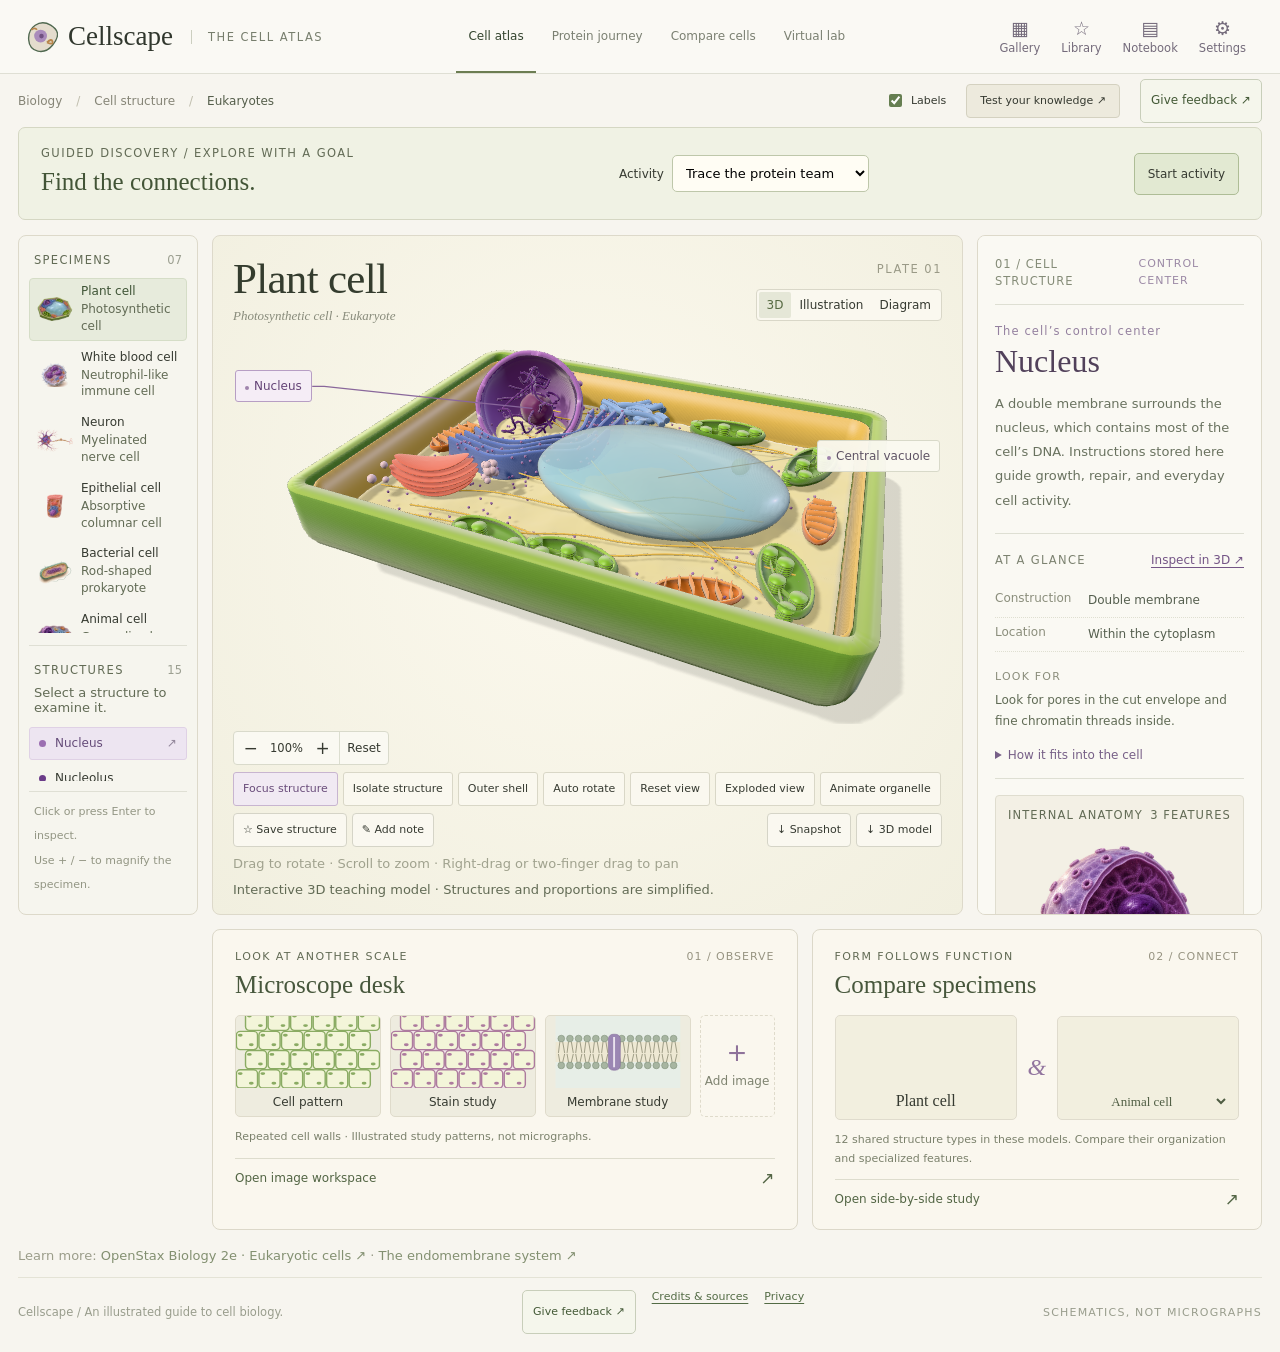
<file: index.html>
<!doctype html><html lang="en">
  <head>
    <meta charset="utf-8">
    <meta name="viewport" content="width=device-width, initial-scale=1">
    <meta name="referrer" content="no-referrer">
    <meta name="description" content="Explore seven cell types, from plant and animal cells to neurons and bacteria, with interactive 3D models, guided lessons, virtual experiments, and quizzes with hints.">
    <title>Cellscape — The living cell, explored</title>
    <link rel="icon" href="assets/icon.svg" type="image/svg+xml">
    <link rel="apple-touch-icon" href="assets/apple-touch-icon.png">
    <link rel="manifest" href="manifest.webmanifest">
    <meta name="theme-color" content="#f7f5ef">
    <meta property="og:type" content="website">
    <meta property="og:site_name" content="Cellscape">
    <meta property="og:title" content="Cellscape — The living cell, explored">
    <meta property="og:description" content="Explore seven cell types in interactive 3D, with guided lessons, virtual experiments, and quizzes.">
    <meta property="og:url" content="https://cellscapes.netlify.app/">
    <meta property="og:image" content="https://cellscapes.netlify.app/assets/social-card.jpg">
    <meta property="og:image:width" content="1200">
    <meta property="og:image:height" content="630">
    <meta property="og:image:alt" content="Cellscape: a cut-open plant cell illustration beside the title “The living cell, explored in 3D”">
    <meta name="twitter:card" content="summary_large_image">
    <link rel="stylesheet" href="style.css">
    <script type="importmap">{"imports":{"three":"./vendor/three/three.module.js"}}</script>
  </head>
  <body><a class="skip-link" href="#main-content">Skip to learning content</a><header><a class="brand" href="./" aria-label="Cellscape home"><svg viewBox="0 0 36 36" aria-hidden="true"><path d="M28 5C16-2 3 7 4 21S21 38 30 27S36 10 28 5Z" fill="#e4dccd" stroke="#506950" stroke-width="1.5"/><circle cx="17" cy="17" r="7" fill="#aa8bbb"/><circle cx="18" cy="17" r="2.5" fill="#725182"/><path d="M24 24q5-5 6-1t-6 1M7 10q4-3 6 0" stroke="#b8864b" fill="none" stroke-width="2"/></svg>Cellscape <span>THE CELL ATLAS</span></a><nav aria-label="Learning activities"><button data-view="atlas" aria-pressed="true">Cell atlas</button><button data-view="journey" aria-pressed="false">Protein journey</button><button data-view="compare" aria-pressed="false">Compare cells</button><button data-view="lab" aria-pressed="false">Virtual lab</button></nav>
      <div class="studio-nav" aria-label="Study tools"><button data-studio="gallery" aria-label="Specimen gallery" title="Specimen gallery"><span aria-hidden="true">▦</span><small>Gallery</small></button><button data-studio="library" aria-label="Saved structures" title="Saved structures"><span aria-hidden="true">☆</span><small>Library</small></button><button data-studio="notebook" aria-label="Study notebook" title="Study notebook"><span aria-hidden="true">▤</span><small>Notebook</small></button><button data-studio="settings" aria-label="Viewer settings" title="Viewer settings"><span aria-hidden="true">⚙</span><small>Settings</small></button></div>
    </header>
    <main id="main-content" tabindex="-1">
      <section class="lab">
        <div class="lab-top">
          <div class="atlas-breadcrumb">Biology <span>/</span> Cell structure <span>/</span> <strong id="cell-classification">Eukaryotes</strong></div>
          <div class="view-tools"><label><input id="labels" type="checkbox" checked> Labels</label><button id="quiz">Test your knowledge ↗</button><a class="feedback-link" href="https://docs.google.com/forms/d/e/1FAIpQLScB47LlYJ65J61OxtcgeM8RBIHqqAtnVqTZnHFuAJve-Kru_A/viewform" target="_blank" rel="noopener noreferrer" aria-label="Give feedback through Google Forms (opens in a new tab)">Give feedback ↗</a></div>
        </div>
        <div class="workspace">
          <div class="organelles">
            <div class="rail-title">SPECIMENS <span>07</span></div>
            <div class="tabs" aria-label="Cell type"><button class="active" data-type="animal" aria-pressed="true"><span class="specimen-dot animal-dot"></span><span>Animal cell<small>Animalia · Eukaryote</small></span></button><button data-type="plant" aria-pressed="false"><span class="specimen-dot plant-dot"></span><span>Plant cell<small>Plantae · Eukaryote</small></span></button></div>
            <div class="rail-title organelle-title">STRUCTURES <span id="structure-count"></span></div>
            <p class="rail-hint">Select a structure to examine it.</p>
            <div id="organelle-list"></div>
            <div class="rail-bottom">Click or press Enter to inspect.<br>Use + / − to magnify the specimen.</div>
          </div>
          <div class="diagram-panel">
            <div class="specimen-title">
              <div>
                <p class="eyebrow">INTERACTIVE SPECIMEN</p>
                <h1 id="model-title">Animal cell</h1>
                <p id="model-subtitle">A typical animal cell, shown in section.</p>
              </div>
              <div class="plate-options"><span class="plate-number" id="plate-number">PLATE 01</span><div class="art-switch" aria-label="Specimen artwork"><button data-art="3d" aria-pressed="true">3D</button><button data-art="rendered" aria-pressed="false">Illustration</button><button data-art="diagram" aria-pressed="false">Diagram</button></div>
              </div>
            </div>
            <div class="diagram-heading"><span id="specimen">SPECIMEN 01 / ANIMAL CELL</span><span>INTERACTIVE MODEL <b class="live"></b></span></div>
            <div class="zoom-toolbar" aria-label="Diagram zoom"><span>Look closer</span><button id="zoom-out" aria-label="Zoom out">−</button><output id="zoom-level" aria-live="polite">100%</output><button id="zoom-in" aria-label="Zoom in">+</button><button id="zoom-reset">Reset</button></div>
            <div class="three-tools" aria-label="3D model controls"><button id="focus-3d">Focus structure</button><button id="isolate-3d" aria-pressed="false">Isolate structure</button><button id="shell-3d" aria-pressed="false">Outer shell</button><button id="spin-3d" aria-pressed="false">Auto rotate</button><button id="reset-3d">Reset view</button></div>
            <p class="zoom-hint">Zoom to inspect · Scroll or swipe to pan</p>
            <p id="comparison-highlight" class="model-note" hidden></p>
            <div id="cell-viewport" tabindex="0" aria-label="Cell diagram. When zoomed, scroll to explore.">
              <div id="viewer3d">
                <p id="viewer3d-status">Loading the 3D specimen…</p><span id="viewer3d-live" class="sr-only" role="status" aria-live="polite"></span></div><svg id="cell" viewBox="0 0 820 570" role="group" aria-label="Interactive cell diagram"></svg></div>
            <p class="model-note">Generated educational illustration · Not to scale. Use Diagram for the annotated schematic.</p>
            <div class="diagram-foot"><span>Select a structure to inspect its anatomy.</span><span>SCHEMATIC / NOT TO SCALE</span></div>
          </div>
          <aside id="cell-details" aria-label="Selected structure details"><a href="#cell-viewport" class="back-to-cell">↑ Back to cell</a><section id="cell-fun-fact" class="cell-fun-fact" aria-labelledby="cell-fun-fact-title">
              <div class="cell-fun-fact-label"><span aria-hidden="true">✦</span> CELL FUN FACT</div>
              <h3 id="cell-fun-fact-title"></h3>
              <p id="cell-fun-fact-text"></p><a id="cell-fun-fact-source" target="_blank" rel="noopener noreferrer">OpenStax source ↗</a></section>
            <div class="detail-top"><span id="detail-number">01 / CELL STRUCTURE</span><span id="category">CONTROL CENTER</span></div>
            <div id="detail-icon"></div>
            <p class="eyebrow" id="detail-kicker">THE CELL’S CONTROL CENTER</p>
            <h2 id="detail-title" aria-live="polite"></h2>
            <p id="description"></p>
            <section id="structure-profile" aria-label="Structure field guide">
              <div class="profile-heading"><span>AT A GLANCE</span><button id="detail-focus">Inspect in 3D ↗</button></div>
              <dl>
                <div><dt>Construction</dt><dd id="profile-architecture"></dd></div>
                <div><dt>Location</dt><dd id="profile-location"></dd></div>
              </dl>
              <p class="profile-observation"><span>LOOK FOR</span><span id="profile-recognize"></span></p>
              <details id="profile-connections">
                <summary>How it fits into the cell</summary>
                <p id="profile-connection"></p>
              </details>
            </section>
            <div class="specimen-context"><span>THIS SPECIMEN</span><p id="specimen-context"></p>
            </div>
            <section id="closeup" aria-label="Organelle close-up">
              <div class="closeup-heading"><span>INTERNAL ANATOMY</span><span id="closeup-count"></span></div>
              <div id="closeup-art"></div>
              <div id="closeup-parts" aria-label="Explore internal structures"></div>
              <p id="closeup-note" aria-live="polite"></p>
            </section>
            <div class="function"><span>PRIMARY FUNCTION</span><p id="function"></p>
            </div>
            <div class="fact"><span>FIELD NOTE</span><p id="fact"></p>
            </div>
            <p id="quiz-save-status" role="status" hidden></p>
            <div id="quiz-area" hidden></div>
            <div class="detail-nav"><button id="previous" aria-label="Previous organelle">←</button><span id="position"></span><button id="next" aria-label="Next organelle">→</button></div><div class="share-structure"><button id="share-structure" type="button">Copy link to this structure</button><span id="share-status" role="status" aria-live="polite"></span></div>
          </aside>
        </div>
      </section>
      <section class="lesson-section" id="protein-journey" aria-labelledby="journey-title">
<div class="section-heading">
          <div>
            <p class="eyebrow">LESSON 01 / THE SECRETORY PATHWAY</p>
            <h2 id="journey-title">A protein’s journey</h2>
          </div>
          <p>Track one secreted protein, from its first amino acids<br>to its release outside the cell.</p>
        </div>
<div class="journey-card">
          <div id="journey-stages" class="journey-stages" aria-label="Protein journey stages"></div>
          <div class="journey-viewport"><svg id="journey-art" viewBox="0 0 860 240" role="img" aria-label="A secreted protein travels through the rough ER and Golgi, then leaves in a vesicle."></svg></div>
          <div class="journey-bottom">
            <div>
              <p class="eyebrow" id="journey-position"></p>
              <h3 id="journey-step-title"></h3>
              <p id="journey-description" aria-live="polite"></p>
            </div>
            <div class="journey-controls"><button id="journey-prev" aria-label="Previous protein journey step">←</button><button id="journey-play">Play journey</button><button id="journey-next" aria-label="Next protein journey step">→</button><button id="journey-reset">Restart</button></div>
          </div>
          <p class="lesson-note">A simplified secretory pathway, not the route of every protein. Translation begins in the cytosol; a signal directs this ribosome to the rough ER. The gold marker represents one soluble secreted protein. Practice checks in this lesson are not saved as quiz results.</p>
        </div>
</section>
<section class="lesson-section" id="comparison" aria-labelledby="comparison-title">
        <div class="section-heading">
          <div>
            <p class="eyebrow">REFERENCE / CELL COMPARISON</p>
            <h2 id="comparison-title">Plant & animal cells</h2>
          </div>
          <p>Compare the models, then select a structure<br>to explore it in the cell above.</p>
        </div>
        <div class="comparison-controls" aria-label="Comparison filters"><button data-compare="all" aria-pressed="true">All structures</button><button data-compare="shared" aria-pressed="false">Shared</button><button data-compare="different" aria-pressed="false">Differences</button></div>
        <div id="comparison-cards" class="comparison-cards"></div>
        <p class="lesson-note">These are typical teaching models. Chloroplasts occur in photosynthetic tissues; plants also use mitochondria. Plant lytic vacuoles perform many tasks carried out by animal lysosomes. Smaller vacuoles can occur in animal cells.</p>
      </section>
      <section class="specimen-notes" aria-label="Specimen context">
        <div><span>WHERE IT OCCURS</span><p id="specimen-location"></p>
        </div>
        <div><span>ABOUT THE ARTWORK</span><p>Explore simplified 3D models alongside detailed reference illustrations. Colors and proportions are illustrative, not microscopy measurements.</p>
        </div>
      </section>
      <section id="virtual-lab" class="lesson-section" aria-labelledby="virtual-lab-title">
        <div class="section-heading">
          <div>
            <p class="eyebrow">PREDICT / OBSERVE / EXPLAIN</p>
            <h2 id="virtual-lab-title">Change one thing.</h2>
          </div>
          <p>Investigate membrane traffic and water balance.<br>These are qualitative teaching models, not measured experiments.</p>
        </div>
        <div class="investigation">
          <div class="lab-controls"><label for="lab-experiment">Choose an investigation</label><select id="lab-experiment"><option value="transport">Block protein delivery</option><option value="water">Change a plant cell’s water balance</option></select><p class="eyebrow">LEARNING GOAL</p>
            <p id="lab-goal"></p>
            <div id="lab-block-control"><label><input id="lab-block" type="checkbox" checked> Block ER → Golgi transport</label><p>Clear this to run the normal-transport control.</p>
            </div>
            <div id="lab-water-control" hidden><label for="lab-water">Outside solution</label><select id="lab-water"><option value="hypertonic">Hypertonic · more concentrated outside</option><option value="hypotonic">Hypotonic · less concentrated outside</option><option value="isotonic">Isotonic · osmotic equilibrium</option></select></div>
            <h3>1. Predict</h3>
            <p id="lab-question"></p>
            <div id="lab-predictions"></div>
            <h3>2. Observe</h3>
            <div class="lab-actions"><button id="lab-run">Run experiment</button><button id="lab-finish">Show outcome</button><button id="lab-reset">Reset</button></div><progress id="lab-progress" max="100" value="0" aria-label="Experiment progress"></progress></div>
          <div class="lab-observation">
            <div id="lab-3d-stage" class="lesson-3d-stage"></div>
            <p id="lab-3d-status"></p>
            <p id="lab-result" role="status"></p>
            <div id="lab-explain" hidden>
              <h3>3. Explain</h3>
              <p>Connect the change you made to what happened inside the cell.</p><button id="lab-explain-answer">Explain the mechanism</button><p id="lab-explanation"></p>
            </div>
          </div>
        </div>
        <p class="lab-reference">Reference reading: <a href="https://openstax.org/books/biology-2e/pages/4-4-the-endomembrane-system-and-proteins" rel="noreferrer">Membrane traffic</a> · <a href="https://openstax.org/books/biology-2e/pages/5-2-passive-transport" rel="noreferrer">Osmosis and tonicity</a>. Predictions and lesson checks stay in this page; they are not saved quiz records.</p>
        <section class="mixed-practice" aria-labelledby="practice-title">
          <p class="eyebrow">IDENTIFY / EXPLAIN / COMPARE / SEQUENCE</p>
          <h2 id="practice-title">Put the pieces together.</h2>
          <p>Five mixed questions, with feedback and targeted review. Review priorities last while this page is open.</p>
          <div class="lab-actions"><button id="practice-start">Start mixed practice</button><button id="practice-review" disabled>Review missed concepts</button></div>
          <p id="practice-save-status" role="status"></p>
          <div id="practice-area" hidden>
            <p id="practice-position" class="eyebrow"></p>
            <h3 id="practice-prompt"></h3>
            <div id="practice-figure"></div>
            <div id="practice-options"></div>
            <div class="lab-actions"><button id="practice-hint">Hint</button><button id="practice-reveal">Show answer</button><button id="practice-next" hidden>Next question</button></div>
            <p id="practice-feedback" role="status"></p>
          </div>
        </section>
      </section>
      <div class="sources">Learn more: <a href="https://openstax.org/books/biology-2e/pages/4-3-eukaryotic-cells" target="_blank" rel="noopener noreferrer">OpenStax Biology 2e · Eukaryotic cells ↗</a> · <a href="https://openstax.org/books/biology-2e/pages/4-4-the-endomembrane-system-and-proteins" target="_blank" rel="noopener noreferrer">The endomembrane system ↗</a></div>
      <footer><span>Cellscape / An illustrated guide to cell biology.</span><nav aria-label="Site information"><a class="feedback-link" href="https://docs.google.com/forms/d/e/1FAIpQLScB47LlYJ65J61OxtcgeM8RBIHqqAtnVqTZnHFuAJve-Kru_A/viewform" target="_blank" rel="noopener noreferrer" aria-label="Give feedback through Google Forms (opens in a new tab)">Give feedback ↗</a><a href="about.html#credits">Credits &amp; sources</a><a href="about.html#privacy">Privacy</a></nav><span>SCHEMATICS, NOT MICROGRAPHS</span></footer>
    </main>
    <script src="diagram.js"></script>
    <script src="specimens.js"></script>
    <script src="quiz-store.js"></script>
    <script src="app.js"></script>
    <script src="learning.js"></script>
    <script src="lab-data.js"></script>
    <script src="lab.js"></script>
    <script src="studio.js"></script>
    <script src="discovery.js"></script>
    <script type="module" src="investigations.js"></script>
    <script type="module" src="viewer3d.js"></script>
  </body>
</html>
</file>
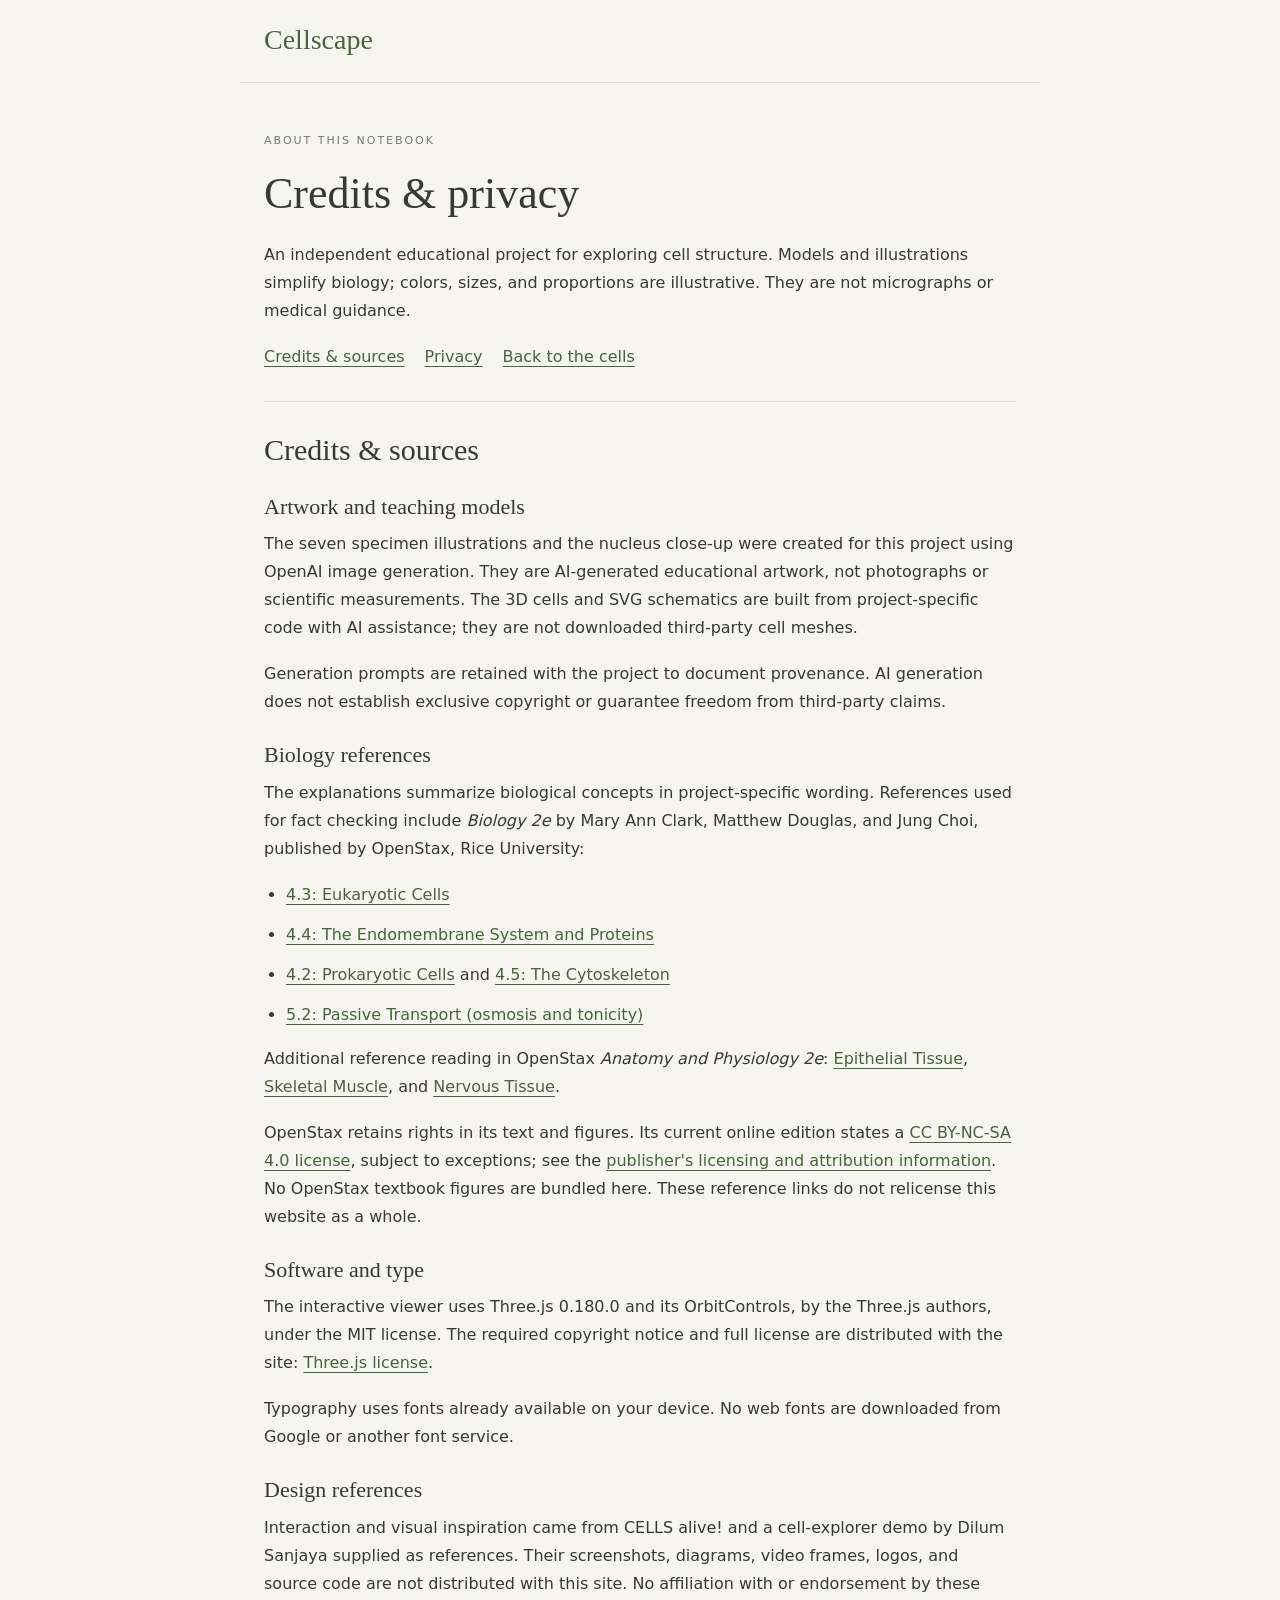
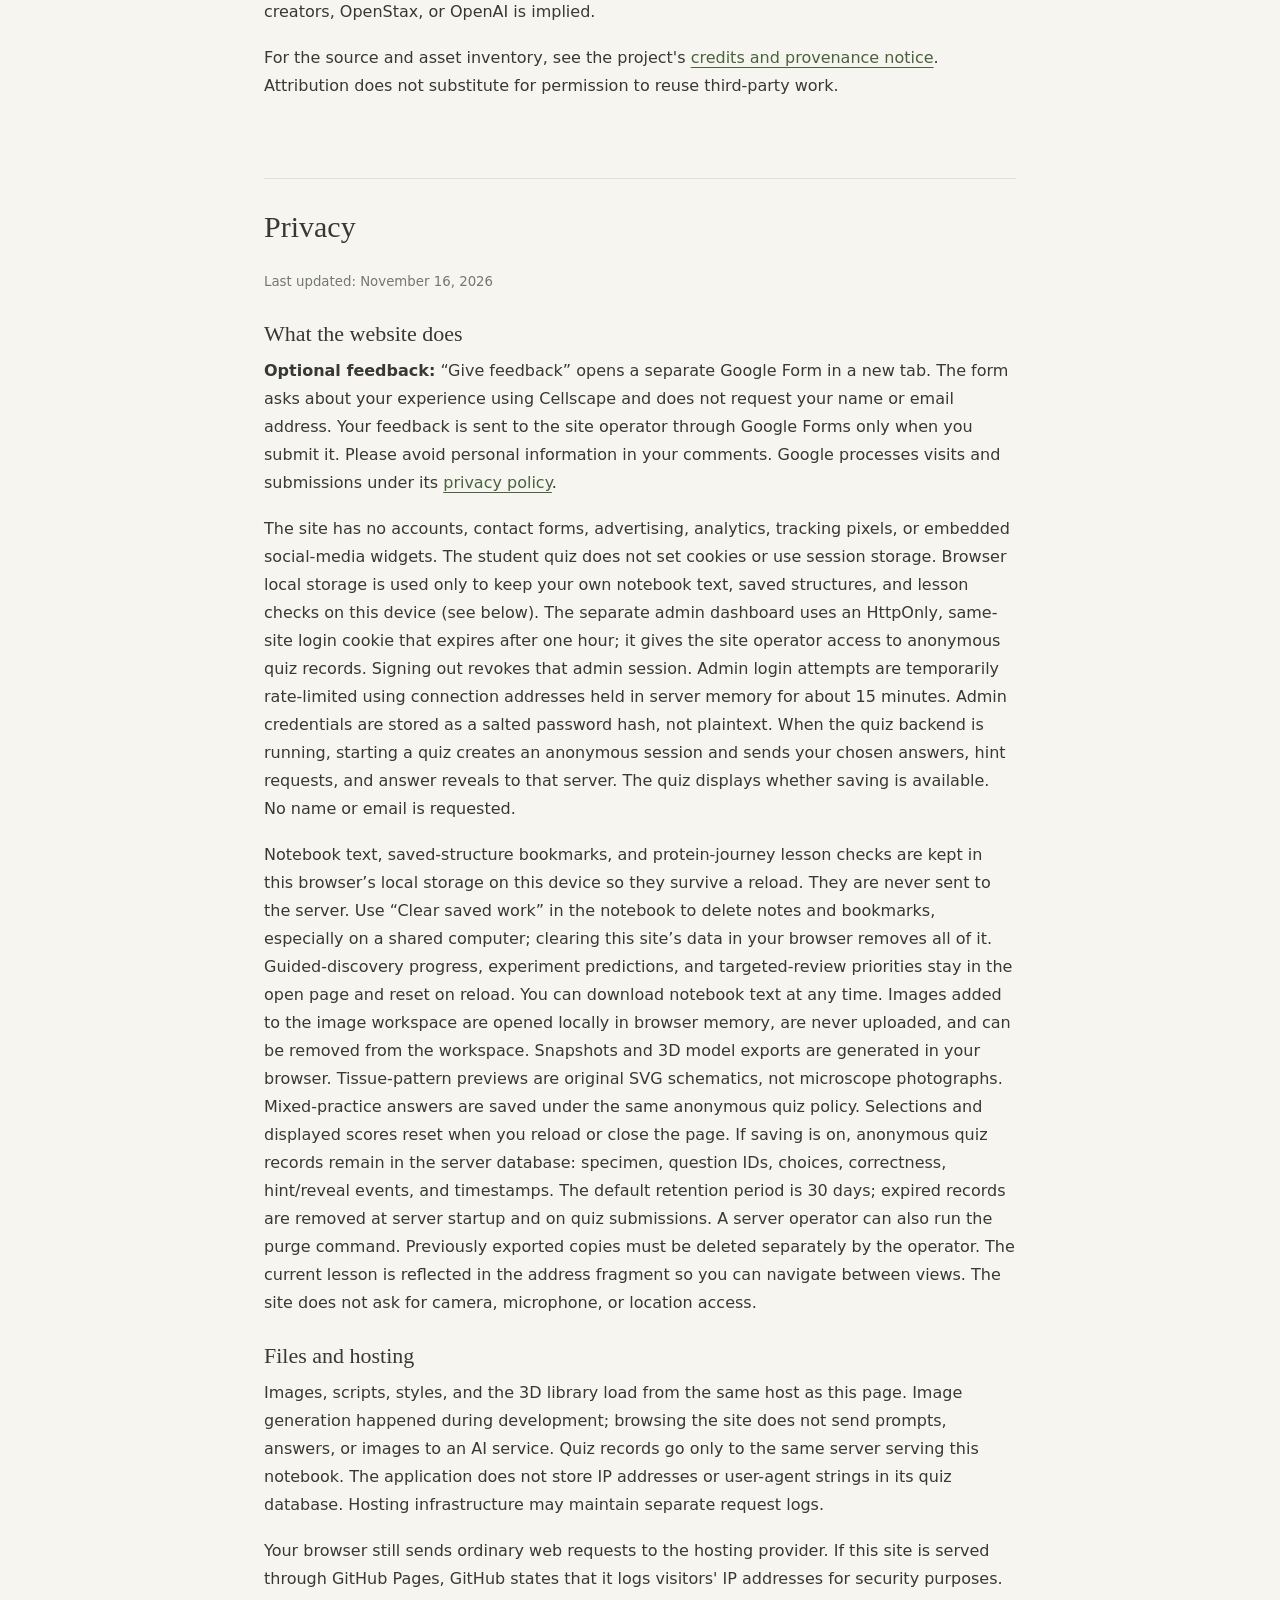
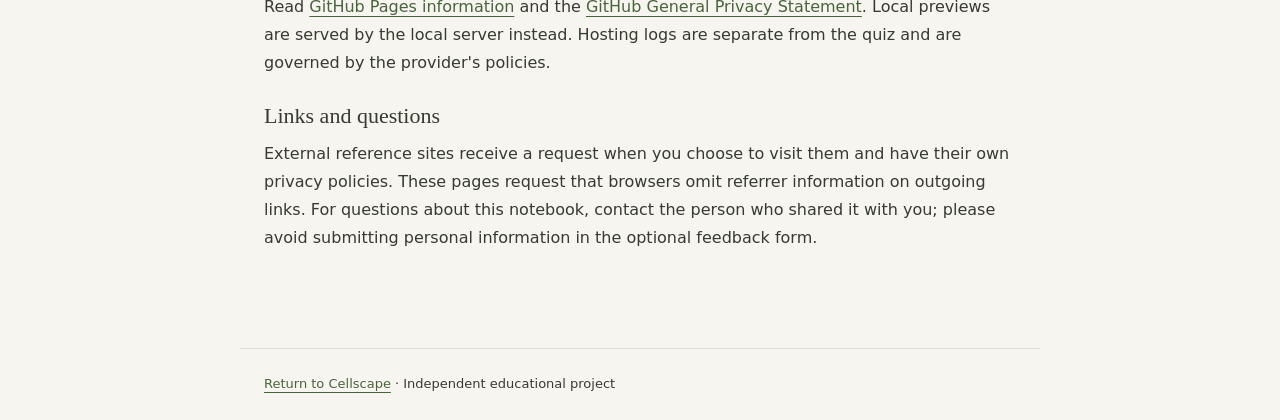
<file: about.html>
<!doctype html>
<html lang="en">
<head>
<meta charset="utf-8">
<meta name="viewport" content="width=device-width, initial-scale=1">
<meta name="referrer" content="no-referrer">
<meta name="description" content="Artwork credits, biology references, software notices, and privacy information for Cellscape.">
<title>Credits &amp; privacy — Cellscape</title>
<link rel="icon" href="assets/icon.svg" type="image/svg+xml">
<link rel="apple-touch-icon" href="assets/apple-touch-icon.png">
<link rel="manifest" href="manifest.webmanifest">
<meta name="theme-color" content="#f7f5ef">
<style>
:root{color-scheme:light}*{box-sizing:border-box}html{scroll-padding-top:24px}body{margin:0;background:#f7f5ef;color:#363a31;font:16px/1.75 system-ui,-apple-system,BlinkMacSystemFont,"Segoe UI",sans-serif}a{color:#49633e;text-underline-offset:4px}a:focus-visible{outline:2px solid #79618c;outline-offset:4px}header,main,footer{max-width:800px;margin:auto;padding:24px}header{border-bottom:1px solid #dfdfd4}header a{font:28px Georgia,serif;text-decoration:none}main{padding-top:38px}h1,h2,h3{font-family:Georgia,serif;font-weight:400;line-height:1.2}h1{font-size:clamp(32px,7vw,44px);margin:12px 0 20px}h2{font-size:30px;margin:0 0 22px}h3{font-size:22px;margin:26px 0 10px}p{margin:10px 0 18px}section{padding:30px 0;border-top:1px solid #dfdfd4;margin-top:30px}nav{display:flex;flex-wrap:wrap;gap:20px}.eyebrow{font-size:11px;letter-spacing:2px;color:#747c68}li{margin:12px 0}footer{font-size:13px;border-top:1px solid #dfdfd4;margin-top:24px}small{color:#73796b}code{overflow-wrap:anywhere}ul{padding-left:22px}
</style>
</head>
<body>
<header><a href="./" aria-label="Cellscape home">Cellscape</a></header>
<main>
<p class="eyebrow">ABOUT THIS NOTEBOOK</p>
<h1>Credits &amp; privacy</h1>
<p>An independent educational project for exploring cell structure. Models and illustrations simplify biology; colors, sizes, and proportions are illustrative. They are not micrographs or medical guidance.</p>
<nav aria-label="On this page"><a href="#credits">Credits &amp; sources</a><a href="#privacy">Privacy</a><a href="./">Back to the cells</a></nav>
<section id="credits" aria-labelledby="credits-title">
<h2 id="credits-title">Credits &amp; sources</h2>
<h3>Artwork and teaching models</h3>
<p>The seven specimen illustrations and the nucleus close-up were created for this project using OpenAI image generation. They are AI-generated educational artwork, not photographs or scientific measurements. The 3D cells and SVG schematics are built from project-specific code with AI assistance; they are not downloaded third-party cell meshes.</p>
<p>Generation prompts are retained with the project to document provenance. AI generation does not establish exclusive copyright or guarantee freedom from third-party claims.</p>
<h3>Biology references</h3>
<p>The explanations summarize biological concepts in project-specific wording. References used for fact checking include <cite>Biology 2e</cite> by Mary Ann Clark, Matthew Douglas, and Jung Choi, published by OpenStax, Rice University:</p>
<ul>
<li><a href="https://openstax.org/books/biology-2e/pages/4-3-eukaryotic-cells" rel="noreferrer">4.3: Eukaryotic Cells</a></li>
<li><a href="https://openstax.org/books/biology-2e/pages/4-4-the-endomembrane-system-and-proteins" rel="noreferrer">4.4: The Endomembrane System and Proteins</a></li>
<li><a href="https://openstax.org/books/biology-2e/pages/4-2-prokaryotic-cells" rel="noreferrer">4.2: Prokaryotic Cells</a> and <a href="https://openstax.org/books/biology-2e/pages/4-5-the-cytoskeleton" rel="noreferrer">4.5: The Cytoskeleton</a></li>
<li><a href="https://openstax.org/books/biology-2e/pages/5-2-passive-transport" rel="noreferrer">5.2: Passive Transport (osmosis and tonicity)</a></li></ul>
<p>Additional reference reading in OpenStax <cite>Anatomy and Physiology 2e</cite>: <a href="https://openstax.org/books/anatomy-and-physiology-2e/pages/4-2-epithelial-tissue" rel="noreferrer">Epithelial Tissue</a>, <a href="https://openstax.org/books/anatomy-and-physiology-2e/pages/10-2-skeletal-muscle" rel="noreferrer">Skeletal Muscle</a>, and <a href="https://openstax.org/books/anatomy-and-physiology-2e/pages/12-2-nervous-tissue" rel="noreferrer">Nervous Tissue</a>.</p>
<p>OpenStax retains rights in its text and figures. Its current online edition states a <a href="https://creativecommons.org/licenses/by-nc-sa/4.0/" rel="noreferrer">CC BY-NC-SA 4.0 license</a>, subject to exceptions; see the <a href="https://openstax.org/books/biology-2e/pages/preface" rel="noreferrer">publisher's licensing and attribution information</a>. No OpenStax textbook figures are bundled here. These reference links do not relicense this website as a whole.</p>
<h3>Software and type</h3>
<p>The interactive viewer uses Three.js 0.180.0 and its OrbitControls, by the Three.js authors, under the MIT license. The required copyright notice and full license are distributed with the site: <a href="vendor/three/LICENSE">Three.js license</a>.</p>
<p>Typography uses fonts already available on your device. No web fonts are downloaded from Google or another font service.</p>
<h3>Design references</h3>
<p>Interaction and visual inspiration came from CELLS alive! and a cell-explorer demo by Dilum Sanjaya supplied as references. Their screenshots, diagrams, video frames, logos, and source code are not distributed with this site. No affiliation with or endorsement by these creators, OpenStax, or OpenAI is implied.</p>
<p>For the source and asset inventory, see the project's <a href="NOTICE.md">credits and provenance notice</a>. Attribution does not substitute for permission to reuse third-party work.</p>
</section>
<section id="privacy" aria-labelledby="privacy-title">
<h2 id="privacy-title">Privacy</h2>
<p><small>Last updated: November 16, 2026</small></p>
<h3>What the website does</h3>
        <p><strong>Optional feedback:</strong> “Give feedback” opens a separate Google Form in a new tab. The form asks about your experience using Cellscape and does not request your name or email address. Your feedback is sent to the site operator through Google Forms only when you submit it. Please avoid personal information in your comments. Google processes visits and submissions under its <a href="https://policies.google.com/privacy" target="_blank" rel="noopener noreferrer">privacy policy</a>.</p>
<p>The site has no accounts, contact forms, advertising, analytics, tracking pixels, or embedded social-media widgets. The student quiz does not set cookies or use session storage. Browser local storage is used only to keep your own notebook text, saved structures, and lesson checks on this device (see below). The separate admin dashboard uses an HttpOnly, same-site login cookie that expires after one hour; it gives the site operator access to anonymous quiz records. Signing out revokes that admin session. Admin login attempts are temporarily rate-limited using connection addresses held in server memory for about 15 minutes. Admin credentials are stored as a salted password hash, not plaintext. When the quiz backend is running, starting a quiz creates an anonymous session and sends your chosen answers, hint requests, and answer reveals to that server. The quiz displays whether saving is available. No name or email is requested.</p>
<p>Notebook text, saved-structure bookmarks, and protein-journey lesson checks are kept in this browser’s local storage on this device so they survive a reload. They are never sent to the server. Use “Clear saved work” in the notebook to delete notes and bookmarks, especially on a shared computer; clearing this site’s data in your browser removes all of it. Guided-discovery progress, experiment predictions, and targeted-review priorities stay in the open page and reset on reload. You can download notebook text at any time. Images added to the image workspace are opened locally in browser memory, are never uploaded, and can be removed from the workspace. Snapshots and 3D model exports are generated in your browser. Tissue-pattern previews are original SVG schematics, not microscope photographs. Mixed-practice answers are saved under the same anonymous quiz policy. Selections and displayed scores reset when you reload or close the page. If saving is on, anonymous quiz records remain in the server database: specimen, question IDs, choices, correctness, hint/reveal events, and timestamps. The default retention period is 30 days; expired records are removed at server startup and on quiz submissions. A server operator can also run the purge command. Previously exported copies must be deleted separately by the operator. The current lesson is reflected in the address fragment so you can navigate between views. The site does not ask for camera, microphone, or location access.</p>
<h3>Files and hosting</h3>
<p>Images, scripts, styles, and the 3D library load from the same host as this page. Image generation happened during development; browsing the site does not send prompts, answers, or images to an AI service. Quiz records go only to the same server serving this notebook. The application does not store IP addresses or user-agent strings in its quiz database. Hosting infrastructure may maintain separate request logs.</p>
<p>Your browser still sends ordinary web requests to the hosting provider. If this site is served through GitHub Pages, GitHub states that it logs visitors' IP addresses for security purposes. Read <a href="https://docs.github.com/en/pages/getting-started-with-github-pages/what-is-github-pages" rel="noreferrer">GitHub Pages information</a> and the <a href="https://docs.github.com/en/site-policy/privacy-policies/github-general-privacy-statement" rel="noreferrer">GitHub General Privacy Statement</a>. Local previews are served by the local server instead. Hosting logs are separate from the quiz and are governed by the provider's policies.</p>
<h3>Links and questions</h3>
<p>External reference sites receive a request when you choose to visit them and have their own privacy policies. These pages request that browsers omit referrer information on outgoing links. For questions about this notebook, contact the person who shared it with you; please avoid submitting personal information in the optional feedback form.</p>
</section>
</main>
<footer><a href="./">Return to Cellscape</a> · Independent educational project</footer>
</body>
</html>
</file>
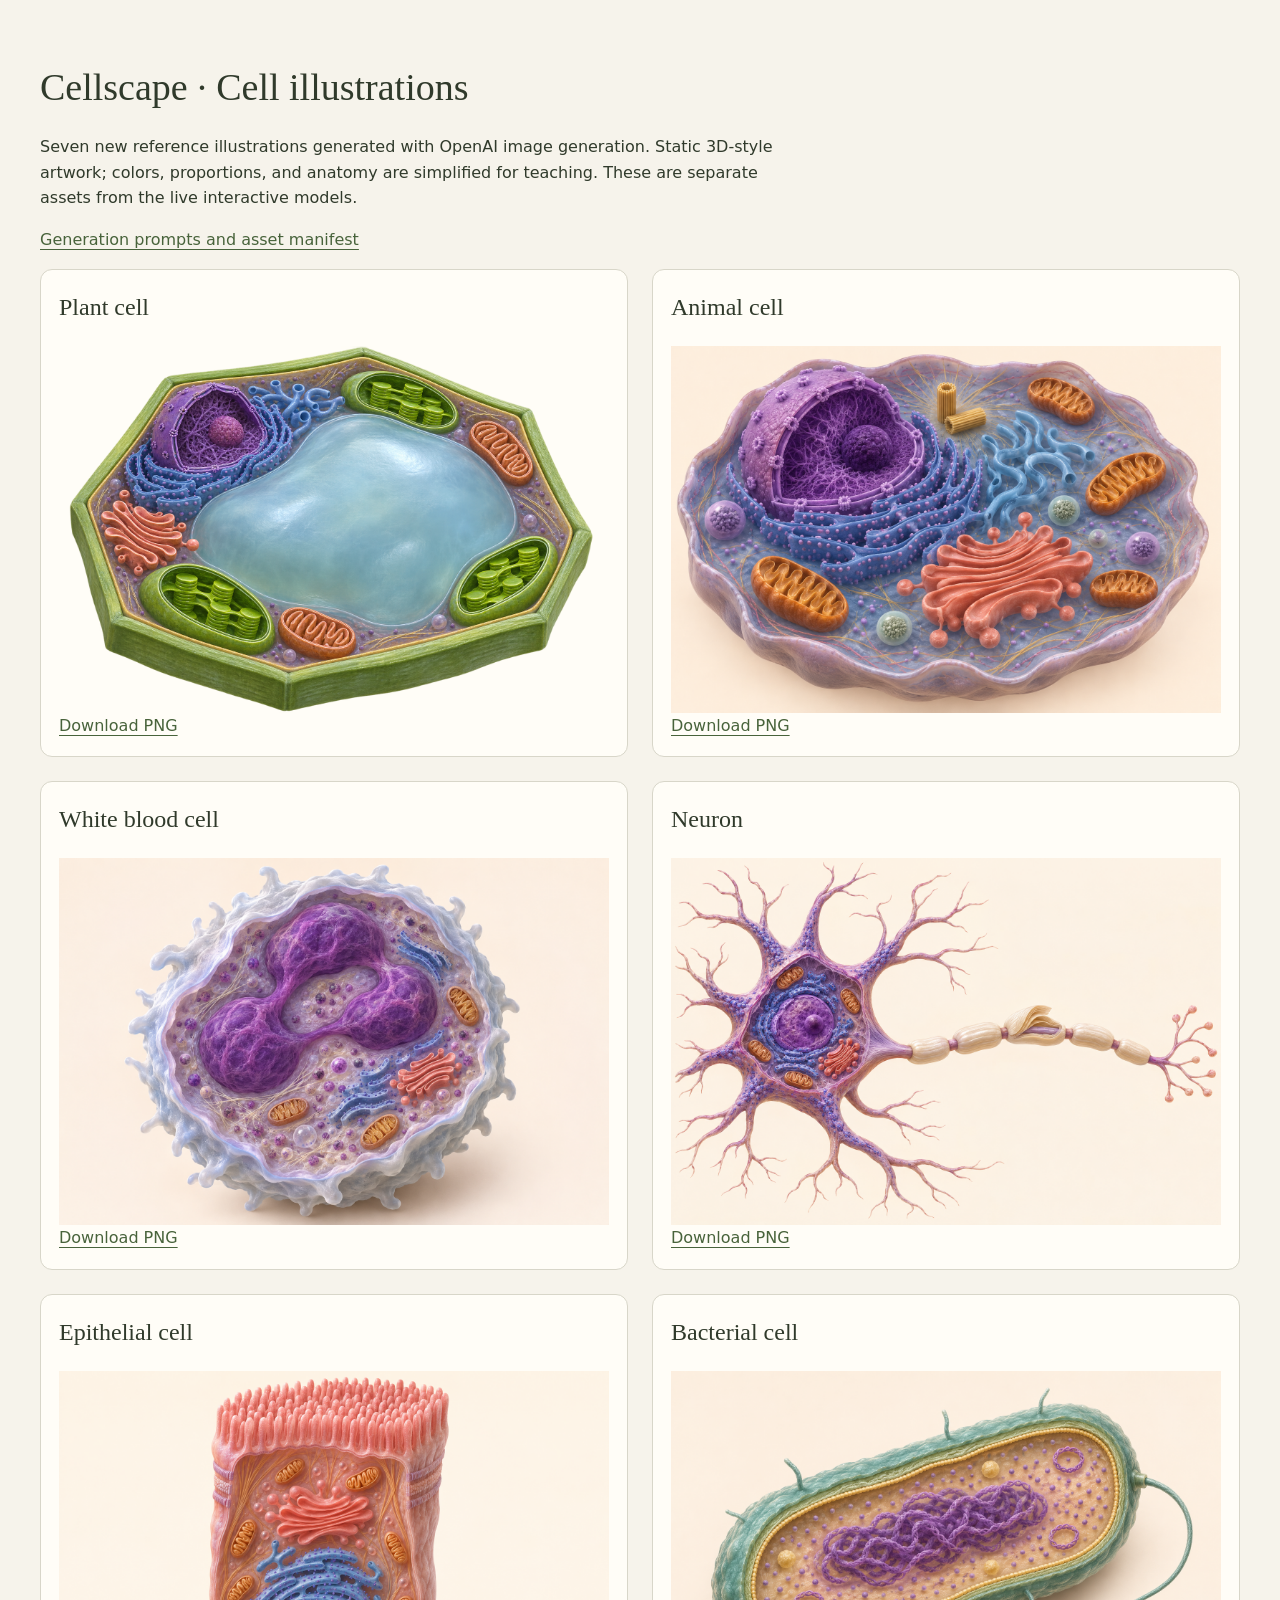
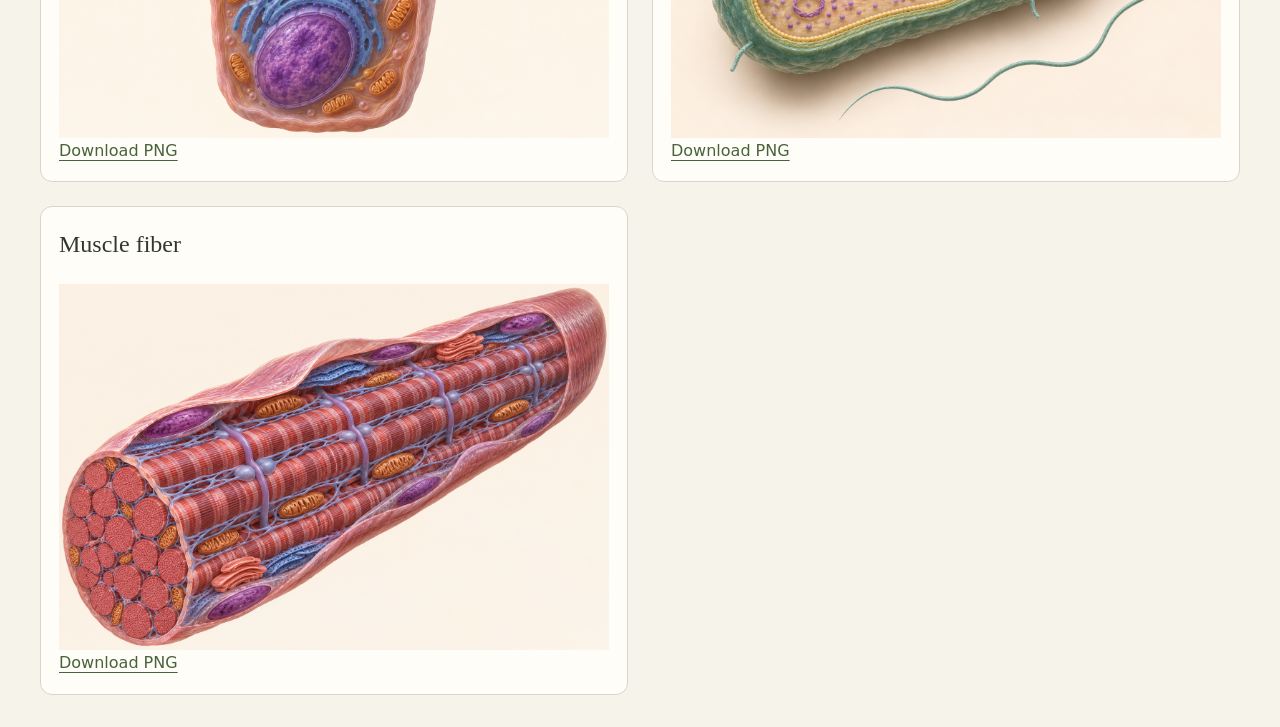
<file: design/cell-illustrations-v2.html>
<!doctype html><html lang="en"><head><meta charset="utf-8"><meta name="viewport" content="width=device-width,initial-scale=1"><title>Cellscape · New cell illustrations</title><style>body{margin:0;padding:32px;background:#f6f3eb;color:#303a2b;font:16px/1.6 system-ui}main{max-width:1200px;margin:auto}h1,h2{font-family:Georgia,serif;font-weight:400}h1{font-size:38px;margin-bottom:8px}p{max-width:740px}section{display:grid;grid-template-columns:repeat(auto-fit,minmax(min(100%,420px),1fr));gap:24px}article{background:#fffdf7;border:1px solid #d8d6c9;padding:18px;border-radius:12px}img{display:block;width:100%;height:auto}a{color:#48633b;text-underline-offset:4px}h2{margin-top:0}a:focus-visible{outline:3px solid #765991;outline-offset:4px}</style></head><body><main><h1>Cellscape · Cell illustrations</h1><p>Seven new reference illustrations generated with OpenAI image generation. Static 3D-style artwork; colors, proportions, and anatomy are simplified for teaching. These are separate assets from the live interactive models.</p><p><a href="specimen-generation-v2.json">Generation prompts and asset manifest</a></p><section><article><h2>Plant cell</h2><a href="../assets/specimens/v2/plant.png"><img src="../assets/specimens/v2/plant.png" alt="Detailed 3D-style cutaway illustration of a plant cell" loading="lazy"></a><a href="../assets/specimens/v2/plant.png" download>Download PNG</a></article><article><h2>Animal cell</h2><a href="../assets/specimens/v2/animal.png"><img src="../assets/specimens/v2/animal.png" alt="Detailed 3D-style cutaway illustration of a animal cell" loading="lazy"></a><a href="../assets/specimens/v2/animal.png" download>Download PNG</a></article><article><h2>White blood cell</h2><a href="../assets/specimens/v2/leukocyte.png"><img src="../assets/specimens/v2/leukocyte.png" alt="Detailed 3D-style cutaway illustration of a white blood cell" loading="lazy"></a><a href="../assets/specimens/v2/leukocyte.png" download>Download PNG</a></article><article><h2>Neuron</h2><a href="../assets/specimens/v2/neuron.png"><img src="../assets/specimens/v2/neuron.png" alt="Detailed 3D-style cutaway illustration of a neuron" loading="lazy"></a><a href="../assets/specimens/v2/neuron.png" download>Download PNG</a></article><article><h2>Epithelial cell</h2><a href="../assets/specimens/v2/epithelial.png"><img src="../assets/specimens/v2/epithelial.png" alt="Detailed 3D-style cutaway illustration of a epithelial cell" loading="lazy"></a><a href="../assets/specimens/v2/epithelial.png" download>Download PNG</a></article><article><h2>Bacterial cell</h2><a href="../assets/specimens/v2/bacteria.png"><img src="../assets/specimens/v2/bacteria.png" alt="Detailed 3D-style cutaway illustration of a bacterial cell" loading="lazy"></a><a href="../assets/specimens/v2/bacteria.png" download>Download PNG</a></article><article><h2>Muscle fiber</h2><a href="../assets/specimens/v2/muscle.png"><img src="../assets/specimens/v2/muscle.png" alt="Detailed 3D-style cutaway illustration of a muscle fiber" loading="lazy"></a><a href="../assets/specimens/v2/muscle.png" download>Download PNG</a></article></section></main></body></html>
</file>
<file: style.css>
:root {
  --paper: #f7f5ef;
  --ink: #363a31;
  --muted: #7d8074;
  --line: #dfdfd4;
  --green: #536b45;
  --purple: #79618c;
  --canvas: #f6f4e9
}
* {
  box-sizing: border-box
}
html {
  scroll-padding-top: 20px
}
body {
  margin: 0;
  background: var(--paper);
  color: var(--ink);
  font-family: system-ui, -apple-system, BlinkMacSystemFont, 'Segoe UI', sans-serif;
  font-size: 14px
}
button,
a,
input {
  -webkit-tap-highlight-color: transparent
}
button {
  font: inherit;
  color: inherit;
  cursor: pointer
}
button:disabled {
  opacity: .4;
  cursor: default
}
button:focus-visible,
a:focus-visible,
[tabindex]:focus-visible {
  outline: 2px solid #9779ad;
  outline-offset: 3px
}
a {
  color: var(--green)
}
[hidden] {
  display: none !important
}
header {
  height: 74px;
  display: flex;
  align-items: center;
  justify-content: space-between;
  gap: 20px;
  padding: 0 25px;
  border-bottom: 1px solid var(--line);
  background: #faf9f4
}
.brand {
  display: flex;
  gap: 10px;
  align-items: center;
  color: #30372d;
  text-decoration: none;
  font-family: Georgia, 'Times New Roman', serif;
  font-size: 29px;
  white-space: nowrap
}
.brand svg {
  width: 33px;
  height: 36px
}
.brand>span {
  font: 11.5px system-ui, -apple-system, BlinkMacSystemFont, 'Segoe UI', sans-serif;
  letter-spacing: 1.5px;
  border-left: 1px solid #cccfc0;
  margin-left: 8px;
  padding-left: 16px;
  color: #777e6d
}
header nav {
  display: flex;
  gap: 4px;
  align-self: stretch;
  align-items: stretch
}
header nav button {
  border: 0;
  border-bottom: 2px solid transparent;
  background: none;
  font-size: 12px;
  padding: 0 18px;
  color: #7b8072
}
header nav button[aria-pressed=true] {
  border-bottom-color: #6c7d52;
  color: #34452f
}
header nav button:hover {
  color: #37492f
}
.header-note {
  font-size: 11px;
  color: #868678;
  font-style: italic;
  white-space: nowrap
}
main {
  padding: 0 18px;
  max-width: 1850px;
  margin: auto
}
.lab-top {
  height: 53px;
  display: flex;
  align-items: center;
  justify-content: space-between;
  gap: 16px
}
.atlas-breadcrumb {
  font-size: 12px;
  color: #868577;
  display: flex;
  align-items: center;
  gap: 14px
}
.atlas-breadcrumb span {
  color: #c0beae
}
.atlas-breadcrumb strong {
  font-weight: 500;
  color: #555e4b
}
.view-tools {
  display: flex;
  align-items: center;
  gap: 20px;
  font-size: 11px
}
.view-tools label {
  display: flex;
  gap: 6px;
  align-items: center;
  cursor: pointer
}
input {
  accent-color: #667e51
}
#quiz {
  background: #edeadd;
  border: 1px solid #d4d1c0;
  border-radius: 4px;
  padding: 8px 13px;
  font-size: 11px;
  min-height: 34px
}
.workspace {
  display: grid;
  grid-template-columns: 194px minmax(0, 1fr) 310px;
  height: calc(100dvh - 163px);
  min-height: 650px;
  max-height: 1050px;
  border: 1px solid #d9d9cc;
  background: #fbfaf5;
  border-radius: 7px;
  overflow: hidden
}
.organelles {
  padding: 19px 11px 14px;
  background: #f6f5ee;
  overflow-y: auto;
  height: 100%;
  scrollbar-width: thin
}
.rail-title {
  display: flex;
  justify-content: space-between;
  font-size: 11.5px;
  letter-spacing: 1.3px;
  color: #7b806f;
  padding: 0 5px
}
.rail-title span {
  font-size: 11.5px;
  letter-spacing: 0;
  color: #9c9f91
}
.tabs {
  margin: 13px 0 26px;
  display: grid;
  gap: 6px
}
.tabs button {
  width: 100%;
  display: flex;
  align-items: center;
  gap: 9px;
  text-align: left;
  background: transparent;
  border: 1px solid transparent;
  border-radius: 4px;
  padding: 10px 8px;
  font-size: 12px
}
/* Rows grow with their text instead of squeezing to fit the scrolling list. */
.tabs {
  grid-auto-rows: max-content
}
.tabs button.active {
  background: #e7ebdc;
  border-color: #d5ddc7;
  color: #3f5436
}
.tabs small {
  display: block;
  font-size: 11.5px;
  color: #8a8e7d;
  margin-top: 5px
}
.specimen-dot {
  display: block;
  position: relative;
  flex: none;
  width: 30px;
  height: 29px;
  border: 2px solid #c1b184;
  background: #ece2c2;
  border-radius: 44% 56% 50% 49%;
  box-shadow: inset 2px 2px 0 #f8efd9
}
.specimen-dot:after {
  content: '';
  width: 10px;
  height: 10px;
  background: #a682ba;
  border: 1px solid #825a98;
  border-radius: 50%;
  position: absolute;
  left: 5px;
  top: 7px
}
.plant-dot {
  background: #e0e9bc;
  border-color: #95a76d;
  border-radius: 7px;
  transform: rotate(-5deg)
}
.plant-dot:after {
  width: 9px;
  height: 9px;
  left: 3px;
  top: 5px
}
.rail-hint {
  font-size: 13px;
  color: #9b9d8d;
  margin: 8px 5px 12px
}
.organelle-title {
  border-top: 1px solid var(--line);
  padding-top: 17px
}
#organelle-list {
  display: flex;
  flex-direction: column;
  gap: 2px
}
#organelle-list button {
  display: flex;
  align-items: center;
  gap: 9px;
  width: 100%;
  min-height: 33px;
  border: 1px solid transparent;
  border-radius: 3px;
  text-align: left;
  background: transparent;
  padding: 7px 9px;
  font-size: 11px;
  line-height: 1.4
}
#organelle-list button:hover {
  background: #efeee5
}
#organelle-list button.active {
  background: #ede5f1;
  border-color: #dfd1e5;
  color: #654c79
}
.organelle-swatch {
  background: var(--swatch);
  width: 7px;
  height: 7px;
  border-radius: 50%;
  flex: none
}
.row-arrow {
  margin-left: auto;
  color: #92869a;
  font-size: 12px;
  opacity: 0
}
button.active .row-arrow {
  opacity: 1
}
.rail-bottom {
  font-size: 11px;
  color: #939684;
  line-height: 2.2;
  border-top: 1px solid var(--line);
  padding: 14px 5px 0;
  margin-top: 20px
}
.key-dot {
  display: inline-block;
  width: 5px;
  height: 5px;
  border-radius: 50%;
  background: #91a17f;
  margin-right: 4px
}
.key-dot.special {
  background: #ad96ba
}
.diagram-panel {
  display: flex;
  flex-direction: column;
  gap: 10px;
  background: var(--canvas);
  padding: 22px 22px 14px;
  border-left: 1px solid #dfdfd1;
  min-width: 0;
  height: 100%;
  overflow: hidden;
  position: relative
}
.specimen-title {
  display: flex;
  justify-content: space-between;
  align-items: flex-start;
  gap: 15px
}
.eyebrow {
  font-size: 11.5px;
  font-weight: 500;
  letter-spacing: 1.4px;
  color: #888a77;
  margin: 0 0 8px
}
h1,
h2,
h3,
p {
  overflow-wrap: break-word
}
.specimen-title h1 {
  font: 42px/1 Georgia, 'Times New Roman', serif;
  font-weight: 400;
  letter-spacing: -.7px;
  margin: 0 0 8px
}
.specimen-title>div>p:last-child {
  font-size: 12px;
  color: #888b7b;
  margin: 0
}
.plate-number {
  font-size: 11px;
  letter-spacing: 1.5px;
  padding-top: 5px;
  color: #9a9a87;
  white-space: nowrap
}
.diagram-heading {
  display: flex;
  justify-content: space-between;
  font-size: 11px;
  letter-spacing: 1.1px;
  color: #9a9e88;
  order: 1;
  margin-top: 4px
}
.diagram-heading>span:last-child {
  display: none
}
#cell-viewport {
  order: 2;
  min-height: 0;
  flex: 1;
  overflow: auto;
  width: 100%;
  scrollbar-width: thin;
  scrollbar-color: #c3cbb0 transparent;
  touch-action: pan-x pan-y pinch-zoom;
  overscroll-behavior-x: contain;
  display: flex;
  align-items: center
}
#cell {
  flex: none;
  width: 100%;
  height: auto;
  aspect-ratio: 820/570;
  overflow: visible
}
#cell-viewport:focus:not(:focus-visible) {
  outline: none
}
.zoom-toolbar {
  order: 3;
  display: flex;
  align-items: center;
  gap: 0;
  align-self: flex-start;
  background: #faf9f2;
  border: 1px solid #d9dacb;
  border-radius: 4px;
  height: 34px
}
.zoom-toolbar>span {
  display: none
}
.zoom-toolbar button {
  height: 32px;
  width: 33px;
  border: 0;
  background: transparent;
  font-size: 17px
}
.zoom-toolbar output {
  font-size: 11.5px;
  min-width: 39px;
  text-align: center
}
.zoom-toolbar #zoom-reset {
  font-size: 12px;
  width: 49px;
  border-left: 1px solid #dcded0
}
.zoom-hint {
  order: 4;
  position: absolute;
  bottom: 51px;
  right: 22px;
  margin: 0;
  color: #a0a28e;
  font-size: 13px;
  line-height: 1.5;
  text-align: right;
  max-width: 190px
}
.model-note {
  order: 5;
  font-size: 13px;
  color: #999b88;
  margin: 3px 0 0;
  line-height: 1.6
}
.diagram-foot {
  order: 6;
  display: flex;
  justify-content: space-between;
  font-size: 11px;
  color: #969b87;
  padding-top: 10px;
  border-top: 1px solid #e0e2d3;
  margin-top: 4px;
  gap: 12px
}
.diagram-foot>span:last-child {
  font-size: 11px;
  letter-spacing: .8px
}
.specimen-callouts {
  pointer-events: none
}
.specimen-callouts path {
  stroke: #6e7365;
  stroke-width: .8;
  fill: none;
  opacity: .75
}
.specimen-callouts circle {
  fill: #717363
}
.specimen-callouts text {
  fill: #454d42;
  font: 11px system-ui, -apple-system, BlinkMacSystemFont, 'Segoe UI', sans-serif;
  paint-order: stroke;
  stroke: #f7f4e9;
  stroke-width: 3px;
  stroke-linejoin: round
}
.organelle {
  cursor: pointer;
  transition: filter .15s, opacity .15s
}
.organelle:focus {
  outline: none
}
.organelle:hover {
  filter: brightness(1.04) drop-shadow(0 0 3px #7b726133)
}
.organelle.selected {
  filter: drop-shadow(0 0 3px #85609b88)
}
.organelle:focus-visible {
  filter: drop-shadow(0 0 5px #be8c36)
}
.quiz-mode .organelle:hover {
  filter: brightness(1.04)
}
#cell[data-compare=shared] .different-structure,
#cell[data-compare=different] .shared-structure {
  opacity: .3
}
#comparison-highlight {
  order: 1;
  background: #e8ecd9;
  color: #64764f;
  padding: 7px 10px;
  border-radius: 3px
}
#cell-details {
  height: 100%;
  min-width: 0;
  overflow-y: auto;
  scrollbar-width: thin;
  border-left: 1px solid #ddded0;
  padding: 22px 18px;
  background: #faf9f3
}
.detail-top {
  display: flex;
  justify-content: space-between;
  gap: 10px;
  font-size: 11px;
  letter-spacing: 1px;
  color: #858c78;
  border-bottom: 1px solid #dedfd3;
  padding-bottom: 13px;
  margin-bottom: 19px
}
.detail-top>span:last-child {
  font-size: 11px;
  color: #9c8aa6
}
#detail-icon {
  display: none
}
#detail-kicker {
  font-size: 11px;
  letter-spacing: 1.1px;
  color: #94819f;
  margin: 0 0 6px
}
#detail-title {
  font: 34px/1.12 Georgia, 'Times New Roman', serif;
  margin: 0 0 13px;
  color: #51415a
}
#description {
  font-size: 11px;
  line-height: 1.9;
  color: #7a7e70;
  margin: 0 0 20px
}
.back-to-cell {
  display: none;
  font-size: 11px;
  color: #697f52;
  margin-bottom: 16px
}
.function {
  padding-top: 15px;
  border-top: 1px solid var(--line);
  margin-top: 20px
}
.function>span,
.fact>span {
  font-size: 11px;
  letter-spacing: 1.2px;
  color: #9d8ba4
}
.function p,
.fact p {
  font-size: 11px;
  color: #777f6a;
  line-height: 1.8
}
.fact {
  margin-top: 18px;
  border-top: 1px solid var(--line);
  padding-top: 13px
}
.fact p {
  font-family: Georgia, serif;
  font-style: italic;
  color: #8c7998
}
.detail-nav {
  display: flex;
  align-items: center;
  justify-content: space-between;
  border-top: 1px solid var(--line);
  margin-top: 20px;
  padding-top: 14px;
  font-size: 11px;
  color: #8b917e
}
.detail-nav button {
  background: none;
  border: 1px solid #d5d8c8;
  border-radius: 3px;
  width: 30px;
  height: 30px
}
.share-structure {
  display: flex;
  align-items: center;
  gap: 10px;
  margin-top: 10px;
  font-size: 11px;
  color: #6f7a5d
}
.share-structure button {
  background: none;
  border: 1px solid #d5d8c8;
  border-radius: 3px;
  padding: 6px 10px;
  color: #4f5d45;
  font: inherit;
  cursor: pointer
}
.share-structure button:hover {
  background: #eef0e4
}
.closeup-heading {
  display: flex;
  justify-content: space-between;
  font-size: 11px;
  letter-spacing: 1.1px;
  color: #8d8391
}
#closeup {
  border: 1px solid #dfddcf;
  background: #f3f0e5;
  border-radius: 4px;
  padding: 12px;
  margin: 0 0 15px
}
#closeup-art svg {
  width: 100%;
  display: block;
  max-height: 150px;
  height: auto
}
.anatomy-marker circle {
  fill: #faf6ea;
  stroke: #8a719b;
  stroke-width: 1.6
}
.anatomy-marker text {
  font: 600 12px system-ui, -apple-system, BlinkMacSystemFont, 'Segoe UI', sans-serif;
  fill: #705483
}
.anatomy-marker.active circle {
  fill: #826493
}
.anatomy-marker.active text {
  fill: white
}
#closeup-parts {
  display: grid;
  gap: 4px
}
#closeup-parts button {
  min-height: 30px;
  padding: 5px 6px;
  text-align: left;
  font-size: 11.5px;
  line-height: 1.5;
  background: #f9f6ec;
  border: 1px solid #e0ddce;
  border-radius: 3px
}
#closeup-parts b {
  display: inline-block;
  text-align: center;
  width: 17px;
  margin-right: 4px;
  font-size: 11.5px;
  font-weight: 500;
  color: #9983a6
}
#closeup-parts button[aria-pressed=true] {
  background: #e9e0ed;
  border-color: #d4c6dc;
  color: #684d7e
}
#closeup-note {
  font-size: 13px;
  line-height: 1.8;
  color: #797e6e;
  margin: 10px 0 0;
  min-height: 42px
}
body[data-page=atlas] .lesson-section,
body[data-page=journey] .lab,
body[data-page=journey] #comparison,
body[data-page=compare] .lab,
body[data-page=compare] #protein-journey {
  display: none
}
body:not([data-page=atlas]) main {
  max-width: 1280px;
  padding: 0 28px
}
.sources {
  font-size: 13px;
  color: #9b9d8a;
  margin: 16px 0 10px;
  line-height: 1.6
}
.sources a {
  color: #839071;
  text-decoration: none
}
.sources a:hover {
  text-decoration: underline
}
footer {
  display: flex;
  justify-content: space-between;
  border-top: 1px solid #e4e3d6;
  padding: 12px 0 18px;
  font-size: 11.5px;
  color: #999d8d
}
footer span:last-child {
  font-size: 11px;
  letter-spacing: 1.2px
}
.quiz-actions {
  display: flex;
  gap: 8px
}
.quiz-actions button {
  font-size: 12px;
  text-align: center
}
#quiz-options {
  display: flex;
  flex-wrap: wrap;
  gap: 7px
}
.quiz-option {
  border: 1px solid #cbd6c0;
  background: #f3f6eb;
  border-radius: 6px;
  padding: 9px 12px;
  min-height: 44px;
  font-size: 13px
}
.quiz-option:disabled {
  opacity: .55;
  text-decoration: line-through
}
.hint-text {
  font-size: 13px;
  color: #54694c;
  background: #edf1e2;
  padding: 12px;
  border-left: 3px solid #8ca06f
}
.quiz-next {
  background: var(--ink);
  color: #fffdf4;
  text-align: center;
  border-color: var(--ink)
}
.lesson-section {
  margin-top: 65px;
  scroll-margin-top: 24px
}
.section-heading {
  display: flex;
  align-items: flex-end;
  justify-content: space-between;
  gap: 24px;
  margin-bottom: 24px
}
.section-heading h2 {
  font-size: 48px;
  margin: 12px 0 0;
  line-height: 1.1
}
.section-heading>p {
  font-size: 13px;
  line-height: 1.8;
  color: #54694f;
  max-width: 320px;
  margin: 0
}
.journey-card {
  border: 1px solid #d5ddce;
  background: #fffefa;
  border-radius: 16px;
  overflow: hidden
}
.journey-stages {
  display: grid;
  grid-template-columns: repeat(6, 1fr);
  border-bottom: 1px solid var(--line);
  background: #edf1e5
}
.journey-stages button {
  border: 0;
  border-right: 1px solid var(--line);
  background: transparent;
  text-align: left;
  padding: 15px 12px;
  font-size: 11px;
  line-height: 1.5;
  min-height: 74px
}
.journey-stages button span {
  display: block;
  font-size: 11.5px;
  color: #6b7d60;
  margin-bottom: 5px
}
.journey-stages button[aria-pressed=true] {
  background: #244c3e;
  color: #fffdf3
}
.journey-stages button[aria-pressed=true] span {
  color: #e0e8c8
}
.journey-stages .completed {
  background: #e0e9d2
}
.journey-viewport {
  overflow: auto;
  background: #f3f5eb;
  scrollbar-width: thin
}
.journey-viewport svg {
  display: block;
  width: 100%;
  min-width: 600px;
  max-height: 300px
}
.journey-viewport text {
  font: 12px system-ui, -apple-system, BlinkMacSystemFont, 'Segoe UI', sans-serif;
  fill: #51674b
}
#protein-dot {
  filter: drop-shadow(0 0 7px #bd813960)
}
.journey-bottom {
  display: flex;
  justify-content: space-between;
  gap: 30px;
  padding: 25px 28px;
  align-items: center
}
.journey-bottom>div:first-child {
  max-width: 620px
}
.journey-bottom h3 {
  font-family: Georgia, 'Times New Roman', serif;
  font-size: 29px;
  margin: 7px 0
}
.journey-bottom p:not(.eyebrow) {
  font-size: 14px;
  line-height: 1.8;
  margin: 8px 0 0;
  color: #52664f
}
.journey-controls {
  display: flex;
  gap: 7px;
  flex-wrap: wrap;
  min-width: 240px;
  max-width: 265px;
  justify-content: flex-end
}
.journey-controls button {
  min-height: 44px;
  background: #f5f6ed;
  border: 1px solid #cbd6bf;
  border-radius: 6px;
  padding: 9px 14px;
  font-size: 12px
}
.journey-controls #journey-play {
  background: var(--ink);
  color: white;
  min-width: 117px
}
.lesson-note {
  font-size: 12px;
  line-height: 1.8;
  color: #586e51;
  margin: 0;
  padding: 16px 28px;
  border-top: 1px solid #dce1d5
}
.comparison-controls {
  display: flex;
  gap: 8px;
  margin-bottom: 18px;
  flex-wrap: wrap
}
.comparison-controls button {
  min-height: 44px;
  border: 1px solid #c6d2bb;
  background: transparent;
  border-radius: 7px;
  font-size: 13px;
  padding: 9px 17px
}
.comparison-controls button[aria-pressed=true] {
  background: #244c3e;
  color: white;
  border-color: #244c3e
}
.comparison-cards {
  display: grid;
  grid-template-columns: repeat(3, minmax(0, 1fr));
  gap: 16px
}
.compare-card {
  padding: 23px;
  border: 1px solid #d4ddc8;
  border-radius: 12px;
  background: #fffefa
}
.compare-card.shared {
  background: #e8eedf
}
.compare-card.plant {
  background: #edf2df
}
.compare-card h3 {
  font-family: Georgia, 'Times New Roman', serif;
  font-size: 29px;
  margin: 10px 0
}
.compare-card>p:not(.eyebrow) {
  font-size: 13px;
  line-height: 1.8;
  color: #50634c
}
.compare-card>div {
  display: flex;
  flex-wrap: wrap;
  gap: 7px;
  margin-top: 20px
}
.compare-card button {
  display: flex;
  gap: 10px;
  align-items: center;
  justify-content: space-between;
  text-align: left;
  min-height: 44px;
  background: #fffdf5;
  border: 1px solid #d1dcc5;
  border-radius: 6px;
  padding: 9px 12px;
  font-size: 12px
}
.compare-card button span {
  color: #6c815d
}
.compare-card .eyebrow {
  font-size: 11.5px
}
.comparison-cards:has(.compare-card:only-child) {
  grid-template-columns: 1fr
}
#comparison>.lesson-note {
  margin-top: 20px;
  padding: 16px 0
}
@media(max-width:1100px) {
  .workspace {
    grid-template-columns: minmax(0, 1fr) 335px
  }
  .journey-bottom {
    align-items: flex-start
  }
  .section-heading h2 {
    font-size: 42px
  }
}
@media(max-width:1050px) {
  .workspace {
    grid-template-columns: 1fr
  }
  .back-to-cell {
    display: inline-block;
    align-self: flex-start
  }
  .diagram-panel {
    gap: 14px
  }
  #cell-viewport {
    max-height: 65vh
  }
  aside {
    padding: 24px
  }
  #closeup {
    max-width: 640px
  }
  #closeup-art svg {
    max-height: 270px
  }
  .journey-bottom {
    display: block
  }
  .journey-controls {
    margin-top: 20px;
    max-width: none;
    justify-content: flex-start
  }
  .comparison-cards {
    grid-template-columns: 1fr 1fr
  }
  .compare-card.shared {
    grid-column: 1/-1
  }
}
@media(max-width:650px) {
  .view-tools {
    justify-content: center;
    width: 100%;
    gap: 12px
  }
  .view-tools label,
  .lesson-link,
  #quiz {
    font-size: 12px
  }
  .zoom-toolbar {
    margin: 0 8px;
    gap: 6px;
    font-size: 11px
  }
  .zoom-toolbar>span {
    display: none
  }
  #cell-viewport {
    border-radius: 0;
    max-height: 53vh
  }
  .zoom-toolbar {
    justify-content: center
  }
  .diagram-panel {
    gap: 10px
  }
  .diagram-foot {
    display: none
  }
  .model-note {
    font-size: 11px
  }
  aside {
    padding: 20px
  }
  #closeup {
    padding: 12px
  }
  #closeup-note {
    min-height: 0
  }
  .lesson-section {
    margin-top: 44px
  }
  .section-heading {
    display: block
  }
  .section-heading h2 {
    font-size: 38px
  }
  .section-heading>p {
    margin-top: 16px;
    max-width: none
  }
  .journey-stages {
    grid-template-columns: repeat(3, 1fr)
  }
  .journey-stages button {
    min-height: 65px;
    font-size: 12px;
    padding: 10px
  }
  .journey-bottom {
    padding: 20px
  }
  .journey-bottom h3 {
    font-size: 28px
  }
  .journey-controls {
    min-width: 0
  }
  .journey-controls button {
    padding: 9px 11px
  }
  .lesson-note {
    padding: 15px 20px
  }
  .comparison-cards {
    grid-template-columns: 1fr
  }
  .compare-card {
    padding: 20px
  }
  .comparison-controls {
    gap: 6px
  }
  .comparison-controls button {
    padding: 8px 12px;
    font-size: 12px
  }
}
@media(prefers-reduced-motion:reduce) {
  html {
    scroll-behavior: auto
  }
  #protein-dot {
    transition: none
  }
}
/* Lesson pages use the same compact typography and paper-and-ink palette. */
.lesson-section {
  margin: 32px 0 0
}
.section-heading h2 {
  font-family: Georgia, 'Times New Roman', serif;
  font-weight: 400;
  font-size: 42px;
  letter-spacing: -.4px
}
.section-heading p {
  color: #858a78;
  font-size: 12px
}
.section-heading .eyebrow {
  font-size: 11px;
  letter-spacing: 1.4px;
  color: #908b96
}
.journey-card {
  border-radius: 5px;
  border-color: #d9dacb;
  background: #faf9f3
}
.journey-stages {
  background: #efeee4
}
.journey-stages button[aria-pressed=true] {
  background: #80708c
}
.journey-stages button span {
  font-size: 11px
}
.journey-stages .completed {
  background: #e8e4eb
}
.journey-viewport {
  background: #f5f3e8
}
.journey-bottom h3 {
  font-family: Georgia, 'Times New Roman', serif;
  font-size: 28px
}
.journey-bottom p:not(.eyebrow) {
  font-size: 12px;
  color: #7a806e
}
.journey-controls #journey-play {
  background: #80708c
}
.journey-controls button {
  border-radius: 3px
}
.lesson-note {
  font-size: 13px;
  color: #929680
}
.comparison-controls button {
  border-radius: 3px;
  font-size: 11px
}
.comparison-controls button[aria-pressed=true] {
  background: #7d7089;
  border-color: #7d7089
}
.compare-card {
  border-radius: 4px;
  background: #faf9f3;
  border-color: #dadccc
}
.compare-card.shared {
  background: #f0f1e6
}
.compare-card.plant {
  background: #eff1e1
}
.compare-card h3 {
  font-family: Georgia, 'Times New Roman', serif;
  font-size: 28px
}
.compare-card p:not(.eyebrow) {
  font-size: 11px;
  color: #828775
}
.compare-card button {
  border-radius: 3px;
  font-size: 11px;
  background: #faf9f0
}
.comparison-cards:has(.compare-card:only-child) {
  grid-template-columns: 1fr
}
.quiz-option,
.quiz-choice {
  font-size: 11px;
  min-height: 34px;
  border-radius: 3px
}
.quiz-actions button {
  font-size: 12px
}
#quiz-area>p {
  font-size: 12px;
  line-height: 1.8;
  color: #6c7461
}
#feedback {
  font-size: 11px;
  line-height: 1.9;
  color: #766284
}
.quiz-next {
  background: #82718f;
  color: white;
  border-color: #82718f
}
.hint-text {
  font-size: 11px
}
.zoom-hint {
  font-size: 13px
}
@media(min-width:1600px) {
  .workspace {
    grid-template-columns: 220px minmax(0, 1fr) 345px
  }
  #organelle-list button {
    min-height: 36px;
    font-size: 12px
  }
  #description,
  .function p,
  .fact p {
    font-size: 12px
  }
  #closeup-art svg {
    max-height: 175px
  }
  #closeup-parts button {
    font-size: 12px;
    min-height: 34px
  }
}
@media(max-width:1150px) {
  .header-note {
    display: none
  }
  .workspace {
    grid-template-columns: 170px minmax(0, 1fr) 280px
  }
  .organelles {
    padding: 16px 8px
  }
  #organelle-list button {
    padding: 7px 5px;
    font-size: 12px
  }
  .diagram-panel {
    padding: 20px 14px 14px
  }
  #cell-details {
    padding: 20px 14px
  }
  .brand>span {
    display: none
  }
  .zoom-hint {
    max-width: 130px;
    font-size: 12px;
    right: 14px
  }
}
@media(max-width:1000px) {
  .workspace {
    grid-template-columns: 164px minmax(0, 1fr);
    height: auto;
    max-height: none;
    min-height: 0;
    overflow: clip;
    align-items: start
  }
  .organelles {
    grid-row: 1/3;
    height: 100%;
    max-height: 1400px
  }
  .diagram-panel {
    min-height: 560px;
    height: auto;
    position: static
  }
  #cell-viewport {
    flex: none;
    max-height: 470px;
    min-height: 0
  }
  .diagram-heading {
    margin: 5px 0
  }
  #cell-details {
    grid-column: 2;
    border-top: 1px solid var(--line);
    height: auto;
    overflow: visible;
    padding: 22px;
    scroll-margin-top: 15px
  }
  .back-to-cell {
    display: inline-block
  }
  #description {
    font-size: 13px
  }
  #closeup {
    max-width: 550px
  }
  #closeup-art svg {
    max-height: 210px
  }
  #closeup-parts button {
    min-height: 38px;
    font-size: 11px
  }
  #closeup-note {
    font-size: 12px
  }
  .function p,
  .fact p {
    font-size: 13px
  }
  .zoom-hint {
    position: static;
    order: 4;
    text-align: left;
    max-width: none;
    font-size: 13px
  }
  .model-note {
    order: 5
  }
  .diagram-foot {
    display: none
  }
  .rail-bottom {
    font-size: 11px
  }
  header {
    padding: 0 18px
  }
  header nav button {
    padding: 0 13px
  }
  .lesson-section {
    margin-top: 25px
  }
  .comparison-cards {
    grid-template-columns: 1fr 1fr
  }
}
@media(max-width:650px) {
  header {
    height: auto;
    min-height: 65px;
    flex-wrap: wrap;
    justify-content: center;
    padding: 12px 12px 0;
    gap: 5px
  }
  .brand {
    font-size: 26px;
    width: 100%;
    justify-content: center
  }
  .brand svg {
    width: 28px;
    height: 29px
  }
  .brand>span {
    display: block;
    font-size: 11px
  }
  header nav {
    width: 100%;
    justify-content: center;
    height: 45px
  }
  header nav button {
    font-size: 11px;
    padding: 0 20px
  }
  main {
    padding: 0 10px
  }
  .lab-top {
    height: 51px
  }
  .atlas-breadcrumb {
    font-size: 11px;
    gap: 6px
  }
  .atlas-breadcrumb>strong {
    display: none
  }
  .atlas-breadcrumb>span:last-of-type {
    display: none
  }
  .view-tools {
    gap: 10px;
    font-size: 12px
  }
  #quiz {
    min-height: 32px;
    font-size: 11.5px;
    padding: 7px 8px
  }
  .workspace {
    grid-template-columns: 1fr;
    display: flex;
    flex-direction: column;
    overflow: clip
  }
  .organelles {
    order: 0;
    width: 100%;
    height: auto;
    padding: 12px;
    border-bottom: 1px solid var(--line);
    overflow: visible
  }
  .rail-title:first-child,
  .organelle-title,
  .rail-hint,
  .rail-bottom {
    display: none
  }
  .tabs {
    display: flex;
    margin: 0 0 10px;
    gap: 6px
  }
  .tabs button {
    min-height: 44px;
    padding: 7px;
    justify-content: center;
    font-size: 11px
  }
  .tabs small {
    display: none
  }
  .specimen-dot {
    height: 23px;
    width: 24px
  }
  .specimen-dot:after {
    width: 8px;
    height: 8px;
    top: 5px;
    left: 4px
  }
  #organelle-list {
    display: flex;
    flex-direction: row;
    overflow-x: auto;
    padding-bottom: 5px;
    gap: 5px;
    scrollbar-width: thin
  }
  #organelle-list button {
    width: auto;
    min-height: 36px;
    white-space: nowrap;
    flex: none;
    border: 1px solid #e1e0d4;
    border-radius: 3px;
    padding: 7px 10px;
    background: #faf9f3;
    font-size: 12px
  }
  .row-arrow {
    display: none
  }
  .diagram-panel {
    order: 1;
    border: 0;
    min-height: 0;
    width: 100%;
    padding: 20px 9px 15px;
    gap: 9px
  }
  .specimen-title {
    padding: 0 9px
  }
  .specimen-title h1 {
    font-size: 37px
  }
  .specimen-title .eyebrow {
    font-size: 11px;
    letter-spacing: 1.3px
  }
  .specimen-title>div>p:last-child {
    font-size: 11.5px
  }
  .plate-number {
    font-size: 11px
  }
  .diagram-heading {
    padding: 0 9px;
    font-size: 11px;
    margin: 3px 0
  }
  #cell-viewport {
    height: auto;
    max-height: 55vh;
    width: 100%;
    min-height: 230px;
    align-items: flex-start
  }
  #cell {
    min-height: 0
  }
  .specimen-callouts text {
    font-size: 14px;
    stroke-width: 4px
  }
  .specimen-callouts path {
    stroke-width: 1.2
  }
  .zoom-toolbar {
    margin-left: 9px;
    height: 39px
  }
  .zoom-toolbar button {
    height: 37px;
    width: 39px
  }
  .zoom-toolbar output {
    font-size: 12px;
    min-width: 44px
  }
  .zoom-toolbar #zoom-reset {
    width: 55px
  }
  .zoom-hint {
    margin-left: 9px;
    font-size: 13px
  }
  .model-note {
    margin: 0 9px;
    font-size: 13px
  }
  .diagram-foot {
    display: none
  }
  #cell-details {
    order: 2;
    grid-column: auto;
    width: 100%;
    padding: 22px 18px;
    border-left: 0;
    border-top: 1px solid #dbddce
  }
  #detail-title {
    font-size: 36px
  }
  #description {
    font-size: 13px;
    line-height: 1.85
  }
  #closeup-art svg {
    max-height: 230px
  }
  .detail-top {
    font-size: 11px
  }
  #closeup-parts button {
    font-size: 12px;
    min-height: 40px
  }
  #closeup-note {
    font-size: 12px
  }
  .function p,
  .fact p {
    font-size: 13px
  }
  .detail-nav button {
    min-width: 40px;
    min-height: 40px
  }
  .back-to-cell {
    font-size: 12px
  }
  body:not([data-page=atlas]) main {
    padding: 0 16px
  }
  .section-heading h2 {
    font-size: 36px
  }
  .journey-stages {
    grid-template-columns: repeat(3, 1fr)
  }
  .journey-stages button {
    font-size: 12px
  }
  .comparison-cards {
    grid-template-columns: 1fr
  }
  .quiz-option,
  .quiz-choice {
    font-size: 12px;
    min-height: 40px
  }
  .quiz-actions button {
    font-size: 11px
  }
  #quiz-area>p {
    font-size: 13px
  }
  .sources {
    font-size: 13px
  }
  footer span:last-child {
    display: none
  }
  .compare-card button {
    min-height: 40px
  }
  .lesson-section .section-heading>p {
    font-size: 12px
  }
  .journey-bottom p:not(.eyebrow) {
    font-size: 13px
  }
}
@media(prefers-reduced-motion:reduce) {
  * {
    scroll-behavior: auto !important;
    transition: none !important
  }
}

@media(min-width:1001px) {
  #description,
  .function p,
  .fact p {
    font-size: 12px
  }
  #organelle-list button {
    font-size: 12px
  }
  .specimen-callouts text {
    font-size: 12px
  }
  #closeup-note {
    font-size: 11px
  }
  #closeup-parts button {
    font-size: 12px;
    min-height: 32px
  }
}
#cell-viewport {
  align-items: flex-start
}
#cell {
  margin-block: auto
}
/* Generated specimen artwork and the seven-view collection. */
.specimen-thumb {
  width: 36px;
  height: 34px;
  object-fit: contain;
  flex: none
}
.organelles {
  display: flex;
  flex-direction: column;
  overflow: hidden
}
.tabs {
  flex: none;
  max-height: 340px;
  overflow-y: auto;
  margin: 11px 0 15px;
  scrollbar-width: thin;
  gap: 3px
}
.tabs button {
  min-height: 45px;
  padding: 5px 7px;
  gap: 8px
}
.tabs small {
  font-size: 11px;
  line-height: 1.4;
  margin-top: 3px
}
.tabs button>span {
  min-width: 0
}
.organelle-title {
  flex: none
}
.rail-hint {
  flex: none
}
#organelle-list {
  min-height: 0;
  overflow-y: auto;
  scrollbar-width: thin;
  flex: 1
}
.rail-bottom {
  margin-top: 10px;
  padding-top: 8px;
  flex: none
}
.plate-options {
  display: flex;
  align-items: flex-end;
  flex-direction: column;
  gap: 13px
}
.art-switch {
  display: flex;
  border: 1px solid #d9d7c8;
  border-radius: 4px;
  padding: 2px;
  background: #faf8ef
}
.art-switch button {
  font-size: 11px;
  background: none;
  border: 0;
  padding: 5px 7px;
  border-radius: 2px;
  min-height: 25px
}
.art-switch button[aria-pressed=true] {
  background: #e5e7d7;
  color: #576a43
}
.art-switch button:disabled {
  opacity: .35
}
.rendered-specimen {
  pointer-events: none
}
.hotspot-ring {
  fill: #faf5e4;
  stroke: #9b83aa;
  stroke-width: 1;
  opacity: .75
}
.hotspot-center {
  fill: #78538b;
  pointer-events: none
}
.hotspot-target {
  pointer-events: all
}
.image-hotspots .organelle:hover .hotspot-ring,
.image-hotspots .organelle.selected .hotspot-ring {
  opacity: 1;
  stroke: #77558b;
  stroke-width: 1.6
}
.image-hotspots .image-label {
  font: 11px system-ui, -apple-system, BlinkMacSystemFont, 'Segoe UI', sans-serif;
  fill: #3e3545;
  paint-order: stroke;
  stroke: #faf6e8;
  stroke-width: 4px;
  stroke-linejoin: round;
  pointer-events: none
}
.image-hotspots .organelle:focus {
  outline: none
}
.specimen-context {
  border-top: 1px solid var(--line);
  padding-top: 12px;
  margin-bottom: 15px
}
.specimen-context>span {
  font-size: 11px;
  letter-spacing: 1.2px;
  color: #9c8aa5
}
.specimen-context p {
  font-size: 13px;
  color: #8a8c7b;
  line-height: 1.8;
  margin: 7px 0 0
}
.organelle-render {
  display: block;
  width: 100%;
  height: 180px;
  object-fit: contain;
  margin: 8px 0 12px
}
#closeup-art>svg.organelle-render {
  height: 180px;
  max-height: 180px;
  overflow: hidden
}
.anatomy-schematic {
  font-size: 11.5px;
  color: #80718c;
  border-top: 1px solid #dfddcf;
  margin-bottom: 10px
}
.anatomy-schematic summary {
  cursor: pointer;
  padding: 9px 2px
}
.anatomy-schematic>svg {
  display: block;
  width: 100%;
  max-height: 150px
}
.specimen-notes {
  display: grid;
  grid-template-columns: 1fr 2fr;
  gap: 25px;
  margin: 14px 0 0;
  padding: 15px 18px;
  border: 1px solid var(--line);
  border-radius: 5px;
  background: #f9f7ee
}
.specimen-notes span {
  font-size: 11px;
  letter-spacing: 1.2px;
  color: #8d8194
}
.specimen-notes p {
  font-size: 13px;
  line-height: 1.8;
  color: #898c7b;
  margin: 7px 0 0
}
body:not([data-page=atlas]) .specimen-notes {
  display: none
}
@media(max-width:1000px) and (min-width:651px) {
  .organelles {
    height: auto;
    max-height: 1500px;
    overflow-y: auto
  }
  .tabs {
    max-height: 380px;
    flex: none
  }
  #organelle-list {
    flex: none;
    overflow: visible
  }
  .tabs button {
    font-size: 12px
  }
  .specimen-thumb {
    width: 30px
  }
}
@media(max-width:650px) {
  .organelles {
    display: block;
    overflow: visible
  }
  .tabs {
    display: flex;
    max-height: none;
    overflow-x: auto;
    overflow-y: hidden;
    width: 100%;
    padding-bottom: 6px;
    margin-bottom: 9px
  }
  .tabs button {
    width: auto;
    min-width: 125px;
    flex: none;
    justify-content: flex-start;
    font-size: 12px;
    padding: 5px 8px
  }
  .specimen-thumb {
    width: 29px;
    height: 30px
  }
  #organelle-list {
    display: flex;
    flex-direction: row;
    overflow-x: auto;
    flex: none
  }
  .plate-options {
    gap: 6px
  }
  .art-switch button {
    padding: 4px 6px;
    font-size: 11px
  }
  .image-hotspots .image-label {
    font-size: 15px;
    stroke-width: 5px
  }
  .hotspot-ring {
    stroke-width: 1.5
  }
  .specimen-context p {
    font-size: 12px
  }
  .specimen-notes {
    grid-template-columns: 1fr;
    gap: 12px;
    padding: 15px
  }
  .specimen-notes p {
    font-size: 11px
  }
  #closeup-art>svg.organelle-render,
  .organelle-render {
    height: 210px;
    max-height: 210px
  }
}

#cell {
  margin-inline: auto
}
.specimen-context {
  border-top-style: dotted
}

@media(max-width:650px) {
  .image-hotspots .organelle:not(.selected) .image-label {
    display: none
  }
}
/* Genuine WebGL specimen viewport. */
#cell-viewport {
  position: relative
}
#viewer3d {
  display: none;
  position: absolute;
  inset: 0;
  min-height: 280px;
  overflow: hidden
}
#cell-viewport[data-mode="3d"] {
  overflow: hidden;
  min-height: 340px
}
#cell-viewport[data-mode="3d"] #viewer3d {
  display: block
}
#cell-viewport[data-mode="3d"] #cell {
  display: none
}
.cell3d-canvas {
  display: block;
  width: 100%;
  height: 100%;
  touch-action: none;
  cursor: grab;
  outline: none
}
.cell3d-canvas:active {
  cursor: grabbing
}
.cell3d-canvas:focus-visible {
  outline: 2px solid #a78bb5;
  outline-offset: -3px
}
#viewer3d-status {
  position: absolute;
  inset: 35% 10% auto;
  text-align: center;
  font-size: 12px;
  line-height: 1.8;
  color: #84748d
}
.three-labels {
  position: absolute;
  inset: 0;
  pointer-events: none;
  overflow: hidden
}
.three-label {
  position: absolute;
  transform: translate(-50%, -100%);
  pointer-events: auto;
  border: 1px solid #d7cfbc;
  background: #faf6e9e8;
  color: #5f5465;
  font: 12px system-ui, -apple-system, BlinkMacSystemFont, 'Segoe UI', sans-serif;
  padding: 4px 8px;
  border-radius: 3px;
  white-space: nowrap;
  box-shadow: 0 1px 3px #48345308
}
.three-label:before {
  content: '';
  display: inline-block;
  width: 4px;
  height: 4px;
  background: #9f83ac;
  border-radius: 50%;
  margin-right: 5px
}
.three-label.selected {
  border-color: #a993b4;
  background: #f1e8f3eb;
  color: #74558b
}
.three-tools {
  display: none;
  order: 3;
  flex-wrap: wrap;
  gap: 5px
}
.diagram-panel:has(#cell-viewport[data-mode="3d"]) .three-tools {
  display: flex
}
.three-tools button {
  font-size: 11.5px;
  min-height: 29px;
  padding: 5px 9px;
  border: 1px solid #d9d7c7;
  background: #faf8ef;
  border-radius: 3px
}
.three-tools button[aria-pressed="true"] {
  background: #e7e0eb;
  border-color: #bfaccb;
  color: #73578a
}
.diagram-panel:has(#cell-viewport[data-mode="3d"]) .zoom-hint {
  position: static;
  order: 4;
  text-align: left;
  font-size: 13px;
  max-width: none
}
.diagram-panel:has(#cell-viewport[data-mode="3d"]) .model-note {
  font-size: 13px
}
.sr-only {
  position: absolute;
  width: 1px;
  height: 1px;
  padding: 0;
  margin: -1px;
  overflow: hidden;
  clip: rect(0, 0, 0, 0);
  white-space: nowrap;
  border: 0
}
@media(max-width:1000px) {
  #cell-viewport[data-mode="3d"] {
    height: 440px;
    max-height: none;
    min-height: 300px;
    flex: none
  }
}
@media(max-width:650px) {
  #cell-viewport[data-mode="3d"] {
    height: 360px;
    min-height: 300px;
    max-height: 60vh
  }
  .three-tools {
    margin: 0 9px
  }
  .three-tools button {
    font-size: 12px;
    min-height: 36px;
    padding: 6px 8px
  }
  .three-label {
    font-size: 11.5px;
    padding: 4px 6px
  }
  .three-label:not(.selected) {
    display: none
  }
  .diagram-panel:has(#cell-viewport[data-mode="3d"]) .zoom-hint {
    font-size: 13px;
    line-height: 1.8
  }
  .art-switch button {
    font-size: 11px;
    padding: 4px 6px
  }
}

/* Footer information stays readable on narrow screens. Fonts are device-local. */
footer {
  flex-wrap: wrap;
  gap: 12px;
  align-items: center
}
footer nav {
  display: flex;
  flex-wrap: wrap;
  gap: 16px
}
footer nav a {
  font-size: 11px;
  text-underline-offset: 3px
}

/* A specimen-first stage, with restrained labels in the margins. */
@media(min-width:1001px) {
  .workspace {
    grid-template-columns: 174px minmax(0, 1fr) 300px;
    min-height: 720px;
    height: calc(100dvh - 155px)
  }
  .diagram-panel {
    padding: 20px 12px 12px;
    gap: 8px
  }
  .specimen-title {
    padding: 0 10px
  }
  .specimen-title h1 {
    font-size: 44px
  }
  .diagram-panel:has(#cell-viewport[data-mode="3d"]) .diagram-heading {
    display: none
  }
  .diagram-panel:has(#cell-viewport[data-mode="3d"]) #cell-viewport {
    min-height: 420px
  }
  .diagram-panel:has(#cell-viewport[data-mode="3d"]) .zoom-toolbar {
    margin-left: 10px
  }
  .three-tools {
    padding: 0 10px
  }
}
.three-leaders {
  position: absolute;
  inset: 0;
  width: 100%;
  height: 100%;
  overflow: visible;
  pointer-events: none
}
.three-leaders path {
  fill: none;
  stroke: #8f9685;
  stroke-width: 1;
  vector-effect: non-scaling-stroke;
  opacity: .7
}
.three-leaders path.selected {
  stroke: #89679b;
  stroke-width: 1.3;
  opacity: 1
}
.three-label {
  transform: none;
  max-width: 155px;
  overflow: hidden;
  text-overflow: ellipsis;
  font-size: 12px;
  font-weight: 500;
  line-height: 1.5;
  padding: 6px 9px;
  background: #faf9f1f2;
  border: 1px solid #d8d9c9;
  border-radius: 3px;
  box-shadow: none
}
.three-label.selected {
  background: #f5edf7f5;
  border-color: #b79ec4;
  color: #644376
}
.three-label:before {
  width: 4px;
  height: 4px
}
.three-label:not(.selected) {
  display: block
}
.three-label[hidden] {
  display: none !important
}
#focus-3d {
  color: #694c7a;
  border-color: #c8b5d0;
  background: #f1eaf3
}
.three-tools button {
  min-height: 32px
}
.profile-heading {
  display: flex;
  justify-content: space-between;
  align-items: center;
  gap: 8px;
  font-size: 11px;
  letter-spacing: 1.3px;
  color: #7c8270
}
.profile-heading button {
  font-size: 12px;
  letter-spacing: 0;
  border: 0;
  background: transparent;
  padding: 7px 0;
  color: #745586;
  text-decoration: underline;
  text-underline-offset: 3px
}
#structure-profile {
  border-top: 1px solid #dedfd3;
  border-bottom: 1px solid #dedfd3;
  padding: 12px 0;
  margin: 16px 0
}
#structure-profile dl {
  font-size: 11px;
  margin: 10px 0 15px
}
#structure-profile dl>div {
  display: grid;
  grid-template-columns: 85px 1fr;
  gap: 8px;
  padding: 7px 0;
  border-bottom: 1px dotted #dfdfd1
}
#structure-profile dt {
  color: #8b8e7c
}
#structure-profile dd {
  margin: 0;
  line-height: 1.6;
  color: #555f4f
}
.profile-observation {
  margin: 0;
  font-size: 11px;
  line-height: 1.75;
  color: #6e7663
}
.profile-observation>span:first-child {
  display: block;
  font-size: 11px;
  letter-spacing: 1.2px;
  margin-bottom: 4px;
  color: #8b8e7c
}
#profile-connections {
  margin-top: 12px
}
#profile-connections summary {
  font-size: 11px;
  color: #776087;
  cursor: pointer;
  padding: 4px 0
}
#profile-connections p {
  font-size: 12px;
  line-height: 1.8;
  color: #66705c;
  margin: 9px 0 4px
}
@media(max-width:1000px) {
  #cell-viewport[data-mode="3d"] {
    height: 500px
  }
  .three-label {
    font-size: 12px;
    max-width: 140px
  }
}
@media(max-width:650px) {
  #cell-viewport[data-mode="3d"] {
    height: 410px;
    max-height: 65vh
  }
  .three-label {
    max-width: 135px;
    font-size: 12px;
    padding: 5px 8px
  }
  .three-tools {
    gap: 6px
  }
  .three-tools button {
    min-height: 38px
  }
  #structure-profile dl,
  .profile-observation,
  #profile-connections summary {
    font-size: 12px
  }
  .profile-heading button {
    font-size: 12px
  }
  #structure-profile dl>div {
    grid-template-columns: 92px 1fr
  }
  .profile-heading {
    font-size: 11.5px
  }
}

#quiz-save-status {
  font-size: 11px;
  line-height: 1.7;
  padding: 10px;
  border: 1px solid #d9d7c7;
  background: #f1eee3;
  color: #626b56;
  border-radius: 4px
}

/* A specimen fact belongs to the cell, independent of organelle selection. */
.cell-fun-fact {
  background: #eeefdf;
  border: 1px solid #d9ddc6;
  border-radius: 6px;
  padding: 15px;
  margin: 0 0 23px
}
.cell-fun-fact-label {
  font-size: 11px;
  letter-spacing: 1.4px;
  color: #737d59;
  display: flex;
  gap: 7px;
  align-items: center
}
.cell-fun-fact-label>span {
  font-size: 14px;
  color: #8c7399
}
.cell-fun-fact h3 {
  font: 20px/1.3 Georgia, serif;
  color: #4c5b3d;
  margin: 9px 0
}
.cell-fun-fact p {
  font-size: 12px;
  line-height: 1.8;
  color: #626d53;
  margin: 0 0 10px
}
.cell-fun-fact a {
  font-size: 13px;
  color: #756085;
  text-underline-offset: 3px
}
@media(max-width:650px) {
  .cell-fun-fact {
    padding: 16px;
    margin-bottom: 22px
  }
  .cell-fun-fact h3 {
    font-size: 23px
  }
  .cell-fun-fact p {
    font-size: 13px
  }
  .cell-fun-fact a {
    display: inline-block;
    font-size: 12px;
    padding: 5px 0
  }
}

/* A guided secretory pathway with one persistent cargo marker. */
.journey-card {
  border-radius: 8px
}
.journey-viewport {
  background: radial-gradient(ellipse at 35% 40%, #faf8ed, #f0eee1)
}
.journey-viewport svg {
  min-width: 850px;
  max-height: none;
  aspect-ratio: 960/350
}
.journey-viewport text {
  font-size: 12px;
  text-anchor: middle;
  fill: #58674c
}
.journey-viewport .journey-zone {
  font-size: 9px;
  letter-spacing: 1.6px;
  text-anchor: start;
  fill: #8c917d
}
.journey-viewport .journey-sub-label {
  font-size: 9px;
  fill: #96967f
}
.journey-route {
  fill: none;
  stroke: #b5b9a0;
  stroke-width: 2;
  stroke-dasharray: 4 7
}
.journey-station {
  opacity: .78;
  transition: opacity .3s
}
.journey-station.active {
  opacity: 1
}
.station-halo {
  fill: #e8e0ee;
  opacity: 0
}
.active .station-halo {
  opacity: .65
}
.cargo-glow {
  fill: #e5bf64;
  opacity: .18
}
.journey-progress {
  height: 3px;
  background: #e2e1d3
}
#journey-progress-fill {
  height: 100%;
  width: 0;
  background: #92779f
}
.journey-bottom {
  align-items: flex-start;
  padding: 24px 28px;
  border-top: 1px solid #dfdfd1
}
.journey-bottom h3 {
  font-size: 30px
}
.journey-bottom p:not(.eyebrow) {
  font-size: 14px;
  color: #606d56;
  line-height: 1.85
}
.journey-controls {
  max-width: 310px;
  min-width: 280px
}
.journey-controls button {
  font-size: 12px
}
.journey-speed {
  display: flex;
  align-items: center;
  gap: 8px;
  font-size: 11px;
  color: #7c826e
}
.journey-speed select {
  font: inherit;
  background: #faf9ef;
  color: #5b654e;
  border: 1px solid #d3d6c3;
  border-radius: 4px;
  padding: 6px
}
.journey-study {
  display: grid;
  grid-template-columns: 1fr 1fr;
  gap: 32px;
  padding: 0 28px 28px
}
.journey-study>div {
  border-top: 1px solid #dddfcf;
  padding-top: 20px
}
.cargo-state dl {
  margin: 10px 0;
  font-size: 12px
}
.cargo-state dl>div {
  display: grid;
  grid-template-columns: 105px 1fr;
  gap: 12px;
  padding: 7px 0
}
.cargo-state dt {
  color: #899079
}
.cargo-state dd {
  margin: 0;
  color: #5f6b51
}
.cargo-state>p:last-child {
  font-size: 12px;
  line-height: 1.85;
  color: #7b6b86;
  border-left: 2px solid #b8a5c2;
  padding-left: 13px
}
.journey-check h4 {
  font: 20px/1.4 Georgia, serif;
  margin: 8px 0 14px;
  color: #4c5b3d
}
#journey-check-options {
  display: flex;
  flex-wrap: wrap;
  gap: 7px
}
#journey-check-options button {
  background: #f5f3e8;
  border: 1px solid #d3d7c3;
  border-radius: 4px;
  padding: 8px 11px;
  font-size: 12px;
  min-height: 40px;
  text-align: left
}
#journey-check-feedback {
  font-size: 12px;
  line-height: 1.7;
  color: #79618c;
  min-height: 20px
}
.journey-card>.lesson-note {
  font-size: 11px;
  line-height: 1.8
}
.journey-stages button {
  min-height: 72px;
  font-size: 12px
}
.journey-stages button[aria-pressed=true] {
  box-shadow: inset 0 -3px #b7a2c5
}
.journey-stages button.completed span:after {
  content: ' ✓'
}
@media(max-width:650px) {
  .journey-study {
    grid-template-columns: 1fr;
    padding: 0 20px 20px;
    gap: 16px
  }
  .journey-controls {
    min-width: 0;
    max-width: none;
    justify-content: flex-start
  }
  .journey-bottom {
    padding: 20px
  }
  .journey-bottom h3 {
    font-size: 27px
  }
  .journey-bottom p:not(.eyebrow) {
    font-size: 13px
  }
  .journey-viewport svg {
    min-width: 780px
  }
  .journey-stages button {
    font-size: 11px
  }
  .journey-study .eyebrow {
    font-size: 11.5px
  }
  .cargo-state dl>div {
    grid-template-columns: 92px 1fr
  }
  .journey-check h4 {
    font-size: 21px
  }
}
@media(prefers-reduced-motion:reduce) {
  .journey-station {
    transition: none
  }
}

/* Guided virtual investigations and integrated 3D lessons. */
body:not([data-page=lab]) #virtual-lab {
  display: none
}
body[data-page=lab] .lab,
body[data-page=lab] #protein-journey,
body[data-page=lab] #comparison {
  display: none
}
#viewer3d[data-lesson=true] {
  display: block;
  inset: 0;
  min-height: 0
}
.lesson-3d-stage {
  position: relative;
  height: 440px;
  min-width: 0;
  overflow: hidden;
  background: radial-gradient(ellipse at 50% 40%, #faf8ef, #eeeede)
}
.journey-viewport:has(#journey-3d-stage:not([hidden])) {
  overflow: hidden
}
.lesson-mode {
  display: flex;
  gap: 16px;
  align-items: center;
  justify-content: space-between;
  padding: 18px 24px;
  border-bottom: 1px solid var(--line);
  flex-wrap: wrap
}
.lesson-mode strong {
  display: block;
  font: 20px Georgia, serif;
  color: #4c5d40
}
.lesson-mode small {
  display: block;
  font-size: 11px;
  color: #858b75;
  margin-top: 5px
}
.lesson-mode-buttons {
  display: flex;
  gap: 5px
}
.lesson-mode button,
.lab-actions button {
  font-size: 12px;
  padding: 9px 12px;
  border: 1px solid #cdd2bc;
  border-radius: 4px;
  background: #f7f6eb;
  min-height: 40px
}
.lesson-mode button[aria-pressed=true] {
  background: #e7e0ec;
  color: #6c4c80;
  border-color: #bca7c7
}
#lesson-goal {
  font-size: 11px;
  color: #7b6787
}
.lesson-3d-hint {
  font-size: 13px;
  line-height: 1.8;
  color: #858b75;
  padding: 9px 20px;
  margin: 0;
  border-top: 1px solid #e0e0d0
}
.investigation {
  display: grid;
  grid-template-columns: 330px minmax(0, 1fr);
  border: 1px solid #d7dbc8;
  border-radius: 7px;
  overflow: hidden;
  background: #faf9ef
}
.lab-controls {
  padding: 23px;
  border-right: 1px solid #dcdfce
}
.lab-controls>label {
  display: block;
  font-size: 12px;
  color: #67775a;
  margin-bottom: 8px
}
.lab-controls select {
  max-width: 100%;
  width: 100%;
  padding: 10px;
  border: 1px solid #c8d0b6;
  border-radius: 4px;
  background: #fffdf5;
  font: 12px system-ui, sans-serif
}
.lab-controls .eyebrow {
  margin-top: 24px
}
.lab-controls p {
  font-size: 12px;
  line-height: 1.8;
  color: #707c62
}
.lab-controls h3,
.lab-observation h3 {
  font: 22px Georgia, serif;
  color: #5c4c67
}
.lab-controls input {
  vertical-align: middle
}
#lab-block-control {
  font-size: 12px;
  border-block: 1px solid #dedfcd;
  padding: 15px 0;
  margin-top: 18px
}
#lab-block-control p {
  font-size: 13px;
  margin-bottom: 0
}
#lab-predictions {
  display: grid;
  gap: 7px
}
#lab-predictions button,
#practice-options button {
  padding: 10px 12px;
  min-height: 43px;
  text-align: left;
  font-size: 12px;
  line-height: 1.6;
  border: 1px solid #d3d8c3;
  border-radius: 4px;
  background: #f5f4e8
}
#lab-predictions button[aria-pressed=true] {
  background: #e8e0ed;
  border-color: #b5a1c1;
  color: #6d4c7f
}
.lab-actions {
  display: flex;
  gap: 7px;
  flex-wrap: wrap;
  margin: 14px 0
}
#lab-run,
#practice-start {
  background: #7b6888;
  color: #fff;
  border-color: #7b6888
}
#lab-progress {
  width: 100%;
  height: 5px;
  accent-color: #8b7399
}
.lab-observation {
  min-width: 0
}
.lab-observation>p,
.lab-observation>div:not(.lesson-3d-stage) {
  margin: 18px 24px;
  font-size: 13px;
  line-height: 1.85;
  color: #647556
}
#lab-3d-status {
  font-size: 13px;
  color: #90967e
}
#lab-explain {
  border-top: 1px solid #dadfca;
  padding-top: 12px
}
#lab-explain button {
  border: 1px solid #cbd2bb;
  border-radius: 4px;
  padding: 8px 11px;
  background: #f2f2e6;
  font-size: 12px
}
.lab-reference {
  font-size: 11px;
  color: #838b75;
  line-height: 1.9;
  margin: 15px 0 35px
}
.mixed-practice {
  border: 1px solid #d6dbc8;
  border-radius: 7px;
  background: #faf8ef;
  padding: 27px
}
.mixed-practice h2 {
  font: 32px Georgia, serif;
  margin: 8px 0
}
.mixed-practice>p {
  font-size: 13px;
  color: #7a826e
}
#practice-area {
  margin-top: 24px;
  border-top: 1px solid #dadecc;
  padding-top: 24px
}
#practice-prompt {
  font: 24px/1.4 Georgia, serif;
  color: #4a5c3f;
  max-width: 800px
}
#practice-figure {
  max-width: 350px
}
#practice-figure svg {
  width: 100%;
  height: auto;
  max-height: 200px
}
#practice-options {
  display: grid;
  gap: 9px;
  max-width: 720px
}
#practice-feedback,
#practice-save-status {
  font-size: 12px;
  line-height: 1.8;
  color: #7e638d;
  max-width: 820px
}
#practice-save-status:empty {
  display: none
}
#practice-save-status {
  border-left: 2px solid #c8b4d2;
  padding-left: 12px;
  margin-top: 17px
}
@media(max-width:900px) {
  .investigation {
    grid-template-columns: 1fr
  }
  .lab-controls {
    border-right: 0;
    border-bottom: 1px solid #d9ddcb
  }
  .lab-observation .lesson-3d-stage {
    height: 400px
  }
  header nav button {
    padding: 0 10px
  }
}
@media(max-width:650px) {
  header nav {
    overflow-x: auto;
    justify-content: flex-start
  }
  header nav button {
    flex: none;
    padding: 0 13px
  }
  .lesson-mode {
    padding: 15px;
    gap: 12px
  }
  .lesson-mode-buttons button {
    font-size: 11px
  }
  .lesson-3d-stage {
    height: 360px
  }
  .mixed-practice {
    padding: 18px
  }
  .mixed-practice h2 {
    font-size: 29px
  }
  #practice-prompt {
    font-size: 22px
  }
  .lab-controls {
    padding: 18px
  }
  .lab-observation .lesson-3d-stage {
    height: 340px
  }
  .lab-observation>p,
  .lab-observation>div:not(.lesson-3d-stage) {
    margin: 15px 18px
  }
  .lesson-mode small {
    line-height: 1.8
  }
}
/* Keep lesson maps and SVG label overlays separate from the GPU viewport. */
[hidden] {
  display: none !important
}
.journey-viewport .three-leaders {
  min-width: 0;
  max-height: none;
  aspect-ratio: auto;
  width: 100%;
  height: 100%
}

/* A working study desk inspired by the reference recording. */
.studio-nav {
  display: flex;
  gap: 3px;
  flex: none
}
.studio-nav button {
  display: grid;
  place-items: center;
  gap: 3px;
  background: transparent;
  border: 0;
  border-radius: 5px;
  padding: 8px 9px;
  color: #746b7b
}
.studio-nav button>span {
  font-size: 19px;
  line-height: 1
}
.studio-nav small {
  font-size: 11.5px
}
.studio-nav button:hover {
  background: #ece9df;
  color: #4c5c3e
}
header .brand {
  font-size: 27px
}
header nav button {
  padding-inline: 12px
}
.specimen-actions {
  order: 4;
  display: flex;
  align-items: center;
  justify-content: space-between;
  gap: 8px;
  padding: 0 10px
}
.specimen-actions>div {
  display: flex;
  gap: 5px;
  flex-wrap: wrap
}
.specimen-actions button {
  font-size: 11px;
  min-height: 34px;
  border: 1px solid #d5d4c7;
  background: #faf8f0;
  border-radius: 4px;
  padding: 6px 9px
}
.specimen-actions button[aria-pressed=true] {
  color: #775082;
  background: #ece2ed;
  border-color: #cbb3d1
}
.studio-status {
  order: 7;
  font-size: 11px;
  line-height: 1.7;
  color: #775b87;
  margin: 0 10px
}
.studio-status:empty {
  display: none
}
.diagram-panel .zoom-hint {
  position: static;
  order: 5;
  max-width: none;
  text-align: left;
  margin: 0 10px;
  font-size: 13px
}
.diagram-panel .diagram-foot {
  display: none
}
.diagram-panel>.model-note:not(#comparison-highlight) {
  font-size: 13px;
  margin: 0 10px
}
.diagram-panel .three-tools button {
  font-size: 11px;
  min-height: 34px
}
.specimen-title h1 {
  color: #343c2e
}
.specimen-title>div>p:last-child {
  font: italic 13px Georgia, serif
}
.art-switch button {
  font-size: 12px;
  padding: 6px 8px
}
.plate-number {
  font-size: 11.5px
}
#description,
.function p,
.fact p {
  font-size: 13px;
  line-height: 1.85;
  color: #69725f
}
.detail-top {
  font-size: 11.5px;
  line-height: 1.5
}
.detail-top>span:last-child {
  font-size: 11px
}
#detail-kicker {
  font-size: 11.5px
}
#detail-title {
  font-size: 32px;
  margin-top: 5px
}
.profile-heading {
  font-size: 11.5px
}
#structure-profile dl,
.profile-observation,
#profile-connections summary {
  font-size: 12px
}
.cell-fun-fact {
  margin-top: 22px
}
.function>span,
.fact>span,
.closeup-heading {
  font-size: 11.5px
}
.habitat-card {
  border: 1px solid #ddd8c9;
  border-radius: 6px;
  background: #f5f1e6;
  margin-top: 18px;
  padding: 14px
}
.habitat-card svg {
  display: block;
  width: 100%;
  height: 100px;
  border-radius: 4px;
  margin-top: 14px
}
.habitat-card>p:not(.eyebrow) {
  font: 13px/1.7 Georgia, serif;
  color: #68725b
}
.habitat-card>span {
  font-size: 11px;
  letter-spacing: 1px;
  color: #8b8c7b
}
.specimen-context {
  display: none
}
.specimen-notes {
  display: none !important
}
#study-desk {
  display: grid;
  grid-template-columns: minmax(0, 1.3fr) minmax(0, 1fr);
  gap: 14px;
  margin-top: 14px
}
body:not([data-page=atlas]) #study-desk,
body[data-quiz=true] #study-desk,
body[data-quiz=true] .habitat-card,
body[data-quiz=true] .specimen-actions {
  display: none
}
.study-desk>section {
  border: 1px solid #dcd8c9;
  background: #faf7ee;
  border-radius: 8px;
  padding: 20px 22px
}
.desk-heading {
  display: flex;
  justify-content: space-between;
  align-items: start;
  gap: 16px
}
.desk-heading h2 {
  font: 25px Georgia, serif;
  margin: 5px 0 16px;
  color: #47573c
}
.desk-heading .eyebrow {
  font-size: 11px
}
.desk-page {
  font-size: 11px;
  letter-spacing: 1px;
  color: #979482;
  white-space: nowrap
}
.tissue-tiles {
  display: grid;
  grid-template-columns: repeat(3, minmax(0, 1fr)) 75px;
  gap: 9px
}
.tissue-tiles button {
  min-width: 0;
  padding: 0;
  background: #eeecdf;
  border: 1px solid #dfdbcb;
  border-radius: 5px;
  overflow: hidden
}
.tissue-tiles svg {
  width: 100%;
  height: 72px;
  display: block
}
.tissue-tiles button>span {
  display: block;
  font-size: 12px;
  padding: 7px 3px
}
.tissue-tiles .add-tissue {
  border-style: dashed;
  background: transparent;
  color: #8e729a;
  font-size: 25px
}
.tissue-tiles .add-tissue span {
  font-size: 12px;
  color: #7e8370
}
.study-desk p:not(.eyebrow) {
  font-size: 11px;
  line-height: 1.7;
  color: #7b816c
}
.desk-link {
  display: flex;
  justify-content: space-between;
  align-items: center;
  width: 100%;
  padding: 9px 0 0;
  border: 0;
  background: transparent;
  border-top: 1px solid #dddccd;
  color: #526544;
  font-size: 12px
}
.desk-link>span {
  font-size: 17px
}
.compare-pair {
  display: grid;
  grid-template-columns: minmax(0, 1fr) 30px minmax(0, 1fr);
  align-items: center;
  gap: 5px;
  min-height: 104px
}
.compare-pair>div,
.compare-pair>label {
  border: 1px solid #dfdbcd;
  background: #f2efdf;
  border-radius: 5px;
  padding: 9px;
  display: flex;
  align-items: center;
  gap: 9px;
  min-width: 0
}
.compare-pair>label {
  flex-direction: row-reverse
}
.compare-pair img {
  width: 65px;
  height: 70px;
  object-fit: contain;
  mix-blend-mode: multiply
}
.compare-pair strong {
  font: 16px Georgia, serif;
  font-weight: 400
}
.compare-pair select {
  width: 100%;
  min-width: 0;
  font: 14px Georgia, serif;
  border: 0;
  background: transparent;
  color: #4f5d43;
  cursor: pointer
}
.versus {
  font: italic 24px Georgia, serif;
  color: #92759f;
  text-align: center
}
#studio-dialog {
  width: min(1050px, calc(100vw - 32px));
  max-height: calc(100dvh - 40px);
  padding: 0;
  border: 1px solid #cbc9b9;
  border-radius: 12px;
  background: #f8f5ec;
  color: #3e4935;
  box-shadow: 0 25px 100px #2e302e44;
  overflow: auto
}
#studio-dialog::backdrop {
  background: #242d2490;
  backdrop-filter: blur(4px)
}
.studio-dialog-head {
  position: sticky;
  top: 0;
  z-index: 2;
  display: flex;
  justify-content: space-between;
  align-items: center;
  padding: 24px 30px;
  border-bottom: 1px solid #dedacb;
  background: #f8f5ec
}
.studio-dialog-head h2 {
  font: 34px Georgia, serif;
  font-weight: 400;
  margin: 5px 0
}
.studio-dialog-head>button {
  border: 1px solid #d7d1c1;
  border-radius: 50%;
  background: #eeebdf;
  font-size: 25px;
  width: 38px;
  height: 38px;
  flex: none
}
#studio-dialog-body {
  padding: 0 30px 30px
}
.tool-intro {
  font-size: 13px;
  line-height: 1.8;
  color: #7a806b;
  max-width: 780px
}
.gallery-grid {
  display: grid;
  grid-template-columns: repeat(3, 1fr);
  gap: 14px;
  margin-top: 22px
}
.gallery-grid button {
  padding: 15px;
  background: #efeddf;
  border: 1px solid #d9d5c5;
  border-radius: 7px;
  text-align: left
}
.gallery-grid button:hover {
  background: #e7e8d6;
  border-color: #a8b990
}
.gallery-grid img {
  width: 100%;
  height: 145px;
  object-fit: contain;
  mix-blend-mode: multiply
}
.gallery-grid h3 {
  font: 22px Georgia, serif;
  margin: 10px 0 6px
}
.gallery-grid p,
.gallery-grid small {
  font-size: 11px;
  line-height: 1.6;
  color: #7e8371
}
.library-list {
  display: grid;
  gap: 10px
}
.library-list article {
  border: 1px solid #dad6c8;
  padding: 16px;
  position: relative;
  background: #f0edde;
  border-radius: 5px
}
.library-list article>button:first-child {
  font: 22px Georgia, serif;
  background: none;
  border: 0;
  color: #655071;
  text-align: left;
  padding: 0 70px 0 0
}
.library-list p {
  font-size: 12px;
  color: #758065;
  line-height: 1.8;
  max-width: 85%
}
.remove-item {
  position: absolute;
  right: 12px;
  top: 16px;
  background: none;
  border: 0;
  text-decoration: underline;
  color: #83728d;
  font-size: 11px
}
.tool-empty {
  padding: 50px;
  text-align: center;
  border: 1px dashed #d7d0bc;
  font: 24px Georgia, serif;
  color: #8c927b
}
.notebook-layout {
  display: grid;
  grid-template-columns: 230px 1fr;
  gap: 28px;
  margin-top: 25px
}
.note-index {
  border-right: 1px solid #ded9c9;
  padding-right: 18px;
  display: flex;
  flex-direction: column;
  gap: 8px
}
.note-index button {
  background: none;
  border: 1px solid #dcd5c2;
  border-radius: 4px;
  font: 12px/1.6 system-ui, sans-serif;
  padding: 9px;
  text-align: left
}
.note-index button[aria-current=true] {
  background: #e6e8d5;
  border-color: #c1ccaa
}
.notebook-layout h3 {
  font: 28px Georgia, serif;
  margin: 10px 0 20px
}
.notebook-layout label {
  display: block;
  font-size: 12px;
  color: #7d856e;
  margin-bottom: 8px
}
.notebook-layout textarea {
  resize: vertical;
  width: 100%;
  font: 16px/1.9 Georgia, serif;
  color: #4d5842;
  padding: 18px;
  border: 1px solid #d8d2bd;
  border-radius: 6px;
  background: repeating-linear-gradient(#fdfbf2, #fdfbf2 29px, #e5e1d1 30px);
  min-height: 220px
}
.notebook-layout>div>button.clear-saved {
  margin-left: 10px;
  background: none;
  border: 0;
  text-decoration: underline;
  color: #7a5f86
}
.note-state {
  font-size: 11px;
  color: #8c7297;
  line-height: 1.8
}
.notebook-layout>div>button,
#studio-dialog-body>button,
.microscope-controls button {
  border: 1px solid #cfd1bc;
  background: #edeedc;
  padding: 9px 14px;
  border-radius: 5px;
  font-size: 12px
}
.setting-row {
  display: flex;
  align-items: center;
  gap: 12px;
  min-height: 60px;
  border-block: 1px solid #e0d9c8;
  margin: 20px 0
}
.comparison-study {
  display: grid;
  grid-template-columns: 1fr 1fr;
  gap: 18px;
  margin: 25px 0
}
.comparison-study article {
  background: #efedde;
  border: 1px solid #dad6c5;
  padding: 22px;
  border-radius: 7px
}
.comparison-study h3 {
  font: 28px Georgia, serif;
  font-weight: 400;
  margin: 8px 0
}
.comparison-study img {
  width: 100%;
  height: 220px;
  object-fit: contain;
  mix-blend-mode: multiply
}
.comparison-study p:not(.eyebrow) {
  font-size: 13px;
  line-height: 1.8;
  color: #778066
}
.comparison-study h4 {
  font-size: 12px;
  letter-spacing: 1px;
  text-transform: uppercase;
  color: #8b7695;
  font-weight: 500
}
.comparison-study article>button {
  background: #e2e7cf;
  padding: 9px 13px;
  border: 1px solid #bfcaa7;
  border-radius: 4px;
  font-size: 12px;
  margin-top: 18px
}
.structure-tags {
  display: flex;
  flex-wrap: wrap;
  gap: 6px
}
.structure-tags button {
  border: 1px solid #d6cfba;
  background: #f6f2e6;
  border-radius: 4px;
  padding: 7px 10px;
  font-size: 11px
}
.microscope-modes {
  display: flex;
  gap: 6px;
  flex-wrap: wrap;
  margin: 20px 0 12px
}
.microscope-modes button {
  padding: 9px 12px;
  font-size: 12px;
  border: 1px solid #d5d0bf;
  background: #f1eddf;
  border-radius: 5px
}
.microscope-modes button[aria-pressed=true] {
  background: #e7deec;
  border-color: #c1a9cb;
  color: #70517d
}
.microscope-stage {
  height: 360px;
  overflow: auto;
  background: #eae7dc;
  border: 1px solid #d3cfbd;
  border-radius: 7px;
  display: grid;
  place-items: center
}
.microscope-stage>div {
  width: min(600px, 90%);
  transform-origin: top left;
  transition: transform .15s
}
.microscope-stage svg,
.microscope-stage img {
  width: 100%;
  max-height: 340px;
  object-fit: contain;
  display: block
}
.microscope-caption,
.image-message {
  font-size: 12px;
  color: #7e846c;
  line-height: 1.8
}
.microscope-controls {
  display: flex;
  align-items: center;
  gap: 8px;
  flex-wrap: wrap
}
.microscope-controls output {
  font-size: 12px;
  min-width: 40px;
  text-align: center
}
.image-picker {
  border: 1px dashed #a8b294;
  border-radius: 5px;
  padding: 9px 14px;
  font-size: 12px;
  color: #62784e;
  cursor: pointer
}
.image-picker:has(+input:focus-visible) {
  outline: 2px solid #9779ad;
  outline-offset: 3px
}
@media(min-width:1101px) {
  .workspace {
    grid-template-columns: 180px minmax(0, 1fr) 285px;
    min-height: 680px;
    height: calc(100dvh - 335px);
    max-height: 920px;
    border: 0;
    background: transparent;
    gap: 14px;
    overflow: visible
  }
  .organelles,
  .diagram-panel,
  #cell-details {
    border: 1px solid #ddd9ca;
    border-radius: 8px
  }
  .diagram-panel {
    padding: 21px 10px 13px;
    background: radial-gradient(ellipse at 50% 42%, #fcf9ee, #f1efdf);
    gap: 7px
  }
  .diagram-panel:has(#cell-viewport[data-mode="3d"]) #cell-viewport {
    min-height: 330px
  }
  .organelles {
    padding: 17px 10px
  }
  #cell-details {
    padding: 20px 17px
  }
  .tabs {
    margin-bottom: 12px;
    max-height: 355px
  }
  .tabs button {
    min-height: 43px
  }
  .specimen-title h1 {
    font-size: 43px
  }
  .specimen-title .eyebrow {
    display: none
  }
  .diagram-panel>.diagram-heading {
    display: none
  }
  #study-desk {
    margin-left: 194px
  }
}
@media(max-width:1250px) {
  header {
    padding-inline: 18px;
    gap: 12px
  }
  .brand>span {
    display: none
  }
  .studio-nav button {
    padding: 8px 7px
  }
  header nav button {
    padding-inline: 9px;
    font-size: 11px
  }
  .compare-pair img {
    width: 42px;
    height: 60px
  }
  .compare-pair strong,
  .compare-pair select {
    font-size: 13px
  }
}
@media(max-width:1100px) {
  #study-desk {
    margin-left: 0
  }
  .workspace {
    height: auto;
    max-height: none;
    overflow: visible
  }
  .diagram-panel,
  #cell-details {
    height: auto
  }
  .diagram-panel:has(#cell-viewport[data-mode="3d"]) #cell-viewport {
    height: 480px;
    min-height: 340px
  }
  .studio-nav small {
    display: none
  }
  .studio-nav button {
    padding: 8px
  }
  .desk-page {
    display: none
  }
}
@media(max-width:750px) {
  header {
    height: auto;
    min-height: 100px;
    display: grid;
    grid-template-columns: 1fr auto;
    gap: 0;
    padding: 12px 15px 0
  }
  header .brand {
    font-size: 25px
  }
  header nav {
    grid-row: 2;
    grid-column: 1/-1;
    width: 100%;
    min-height: 44px;
    justify-content: space-between
  }
  header nav button {
    padding: 0 10px;
    font-size: 11px
  }
  .studio-nav button {
    padding: 8px
  }
  .studio-nav button>span {
    font-size: 20px
  }
  .workspace {
    border-radius: 6px
  }
  #study-desk {
    grid-template-columns: 1fr
  }
  .study-desk>section {
    padding: 18px
  }
  .desk-heading h2 {
    font-size: 26px
  }
  .specimen-actions {
    padding: 0;
    gap: 8px;
    flex-wrap: wrap
  }
  .specimen-actions button {
    font-size: 11px;
    min-height: 40px
  }
  .specimen-actions>div {
    gap: 6px
  }
  .diagram-panel .three-tools {
    padding: 0;
    margin: 0
  }
  .tissue-tiles {
    grid-template-columns: repeat(3, minmax(0, 1fr)) 55px;
    gap: 6px
  }
  .tissue-tiles svg {
    height: 64px
  }
  .tissue-tiles button>span {
    font-size: 11.5px
  }
  .compare-pair img {
    width: 60px;
    height: 65px
  }
  .compare-pair strong,
  .compare-pair select {
    font-size: 15px
  }
  #studio-dialog {
    width: calc(100vw - 18px);
    max-height: calc(100dvh - 20px);
    border-radius: 8px
  }
  .studio-dialog-head {
    padding: 18px
  }
  .studio-dialog-head h2 {
    font-size: 28px
  }
  #studio-dialog-body {
    padding: 0 18px 20px
  }
  .gallery-grid {
    grid-template-columns: 1fr 1fr;
    gap: 10px
  }
  .gallery-grid button {
    padding: 10px
  }
  .gallery-grid img {
    height: 100px
  }
  .gallery-grid h3 {
    font-size: 19px
  }
  .notebook-layout {
    grid-template-columns: 1fr;
    gap: 16px
  }
  .note-index {
    border: 0;
    padding: 0;
    max-height: 140px;
    overflow: auto
  }
  .comparison-study {
    grid-template-columns: 1fr
  }
  .comparison-study img {
    height: 200px
  }
  .microscope-stage {
    height: 270px
  }
  .microscope-stage svg,
  .microscope-stage img {
    max-height: 250px
  }
  .microscope-controls button {
    min-height: 40px
  }
  .habitat-card svg {
    height: 150px
  }
}

.compare-pair>div {
  flex-direction: column;
  gap: 3px
}
.compare-pair>label {
  flex-direction: column-reverse;
  gap: 3px
}
.compare-pair strong,
.compare-pair select {
  text-align: center
}
.compare-pair img {
  height: 64px;
  width: 66px
}
.compare-pair select {
  font-size: 13px
}
#anatomy-player {
  position: absolute;
  z-index: 4;
  bottom: 12px;
  left: 12px;
  right: 12px;
  padding: 13px 15px;
  background: #fbf8edf2;
  border: 1px solid #cfc6b2;
  border-radius: 7px;
  box-shadow: 0 6px 24px #4a45351a;
  backdrop-filter: blur(8px)
}
.anatomy-player-heading {
  display: flex;
  align-items: center;
  justify-content: space-between;
  gap: 10px
}
.anatomy-player-heading strong {
  font: 19px Georgia, serif;
  color: #5c4567
}
.anatomy-player-heading button {
  background: none;
  border: 0;
  font-size: 24px;
  color: #7c7082
}
#anatomy-animation-steps {
  display: flex;
  gap: 5px;
  flex-wrap: wrap;
  margin-top: 7px
}
#anatomy-animation-steps button {
  padding: 5px 8px;
  background: #f0eddf;
  border: 1px solid #d8d1be;
  border-radius: 4px;
  font-size: 12px
}
#anatomy-animation-steps button[aria-pressed=true] {
  background: #e9dff0;
  border-color: #b59cc3
}
#anatomy-animation-caption {
  font-size: 11px;
  line-height: 1.65;
  color: #646f56;
  margin: 9px 0
}
.anatomy-playback {
  display: flex;
  align-items: center;
  gap: 7px
}
.anatomy-playback button {
  font-size: 11px;
  padding: 6px 12px;
  border: 1px solid #bfb5c5;
  background: #f4edf6;
  border-radius: 4px
}
.anatomy-playback span {
  font-size: 11.5px;
  color: #8c8c76;
  margin-left: auto
}
#explode-3d[aria-pressed=true] {
  background: #e3e8d2;
  border-color: #a5b789
}
@media(max-width:650px) {
  #anatomy-player {
    bottom: 5px;
    left: 5px;
    right: 5px;
    padding: 9px
  }
  .anatomy-player-heading strong {
    font-size: 17px
  }
  .anatomy-playback span {
    max-width: 100px;
    line-height: 1.5
  }
  #anatomy-animation-caption {
    font-size: 13px
  }
  .three-tools {
    flex-wrap: wrap
  }
}
/* Guided activities, controlled experiments, and keyboard/touch access. */
.skip-link {
  position: fixed;
  z-index: 100;
  top: 8px;
  left: 8px;
  transform: translateY(-150%);
  padding: 12px 18px;
  background: #354b2c;
  color: white;
  border-radius: 4px
}
.skip-link:focus {
  transform: none
}
input:focus-visible,
select:focus-visible,
textarea:focus-visible {
  outline: 3px solid #79538f;
  outline-offset: 3px
}
button:focus-visible,
a:focus-visible,
[tabindex]:focus-visible {
  outline: 3px solid #79538f;
  outline-offset: 3px
}
#main-content:focus {
  outline: none
}
#guided-discovery {
  padding: 18px 22px;
  margin-bottom: 15px;
  border: 1px solid #d5d7c3;
  border-radius: 7px;
  background: #f0f2e4
}
.discovery-head {
  display: flex;
  gap: 16px;
  align-items: center;
  justify-content: space-between
}
.discovery-head h2 {
  font: 25px Georgia, serif;
  margin: 5px 0;
  color: #435537
}
.discovery-head label {
  font-size: 12px;
  display: flex;
  gap: 8px;
  align-items: center
}
.discovery-head select {
  max-width: 240px;
  font: 13px system-ui, sans-serif;
  background: #fffdf4;
  border: 1px solid #bec7aa;
  border-radius: 5px;
  padding: 9px
}
.discovery-head>button,
#discovery-exit,
#discovery-options button {
  min-height: 42px;
  border: 1px solid #aebd96;
  background: #e2e9d2;
  border-radius: 5px;
  padding: 9px 13px;
  font-size: 12px
}
#discovery-work {
  border-top: 1px solid #d6dbc5;
  margin-top: 16px;
  padding-top: 12px
}
#discovery-goal {
  font: 20px/1.5 Georgia, serif;
  color: #435a35
}
#discovery-targets {
  display: flex;
  flex-wrap: wrap;
  gap: 12px 28px;
  font-size: 13px;
  line-height: 1.7;
  padding-left: 20px
}
#discovery-targets li {
  padding: 5px 10px;
  max-width: 310px
}
#discovery-targets .discovered {
  background: #e0e9cd;
  color: #3e5e2e;
  border-radius: 4px
}
#discovery-feedback,
#discovery-progress {
  font-size: 13px;
  line-height: 1.8;
  color: #63516e
}
#discovery-check {
  border-block: 1px solid #d4dac1;
  margin: 15px 0;
  padding: 8px 0 18px
}
#discovery-check h3 {
  font: 21px/1.5 Georgia, serif
}
#discovery-options {
  display: flex;
  flex-wrap: wrap;
  gap: 8px
}
#discovery-options button {
  text-align: left;
  background: #fffaf0
}
body[data-quiz=true] #guided-discovery {
  display: none
}
#experiment-comparison {
  border: 1px solid #d4d9c2;
  border-radius: 7px;
  padding: 17px;
  background: #f6f5e9
}
.experiment-compare-head {
  display: flex;
  gap: 10px;
  align-items: center;
  justify-content: space-between
}
.experiment-compare-head h3 {
  font: 24px Georgia, serif;
  margin: 5px 0
}
.experiment-compare-head button {
  min-height: 40px;
  border: 1px solid #c4b4cd;
  padding: 8px;
  background: #eee6f1;
  border-radius: 4px;
  font-size: 12px
}
.experiment-pair {
  display: grid;
  grid-template-columns: 1fr 1fr;
  gap: 10px
}
.experiment-pair article {
  min-width: 0;
  background: #fffaf0;
  border: 1px solid #dadccb;
  padding: 10px;
  border-radius: 5px
}
.experiment-pair h4 {
  font-size: 12px;
  color: #4c603f;
  margin: 4px 0
}
.experiment-pair svg {
  display: block;
  width: 100%;
  height: auto
}
.experiment-pair p,
#batch-note,
#control-explanation {
  font-size: 11px;
  line-height: 1.7;
  color: #5e6d50
}
#control-explanation {
  border-top: 1px solid #d8dcc8;
  padding-top: 12px
}
#touch-3d {
  display: none
}
.eyebrow,
.rail-title,
.tabs small,
.rail-hint,
.model-note,
.closeup-heading {
  color: #626b55
}
.tabs small {
  font-size: 12px
}
#organelle-list button {
  font-size: 12px
}
#profile-connections,
#profile-recognize,
.profile-observation {
  color: #606b55
}
.anatomy-playback span {
  color: #626b55
}
@media(max-width:900px) {
  .experiment-pair {
    grid-template-columns: 1fr
  }
  .discovery-head {
    flex-wrap: wrap;
    gap: 12px
  }
  .discovery-head>div {
    width: 100%
  }
  .discovery-head label {
    flex: 1;
    min-width: 0
  }
  .discovery-head select {
    width: 100%;
    max-width: none
  }
  .workspace {
    height: auto;
    max-height: none
  }
  .organelles {
    max-height: none
  }
  #cell-details {
    max-height: none;
    height: auto;
    overflow: visible
  }
  .lab-controls {
    padding-bottom: 18px
  }
}
@media(max-width:750px) {
  #touch-3d {
    display: inline-block
  }
  button,
  .three-tools button,
  .art-switch button,
  .zoom-toolbar button,
  #organelle-list button,
  #anatomy-animation-steps button,
  .anatomy-playback button {
    min-height: 44px
  }
  .studio-nav button {
    min-width: 44px;
    min-height: 44px
  }
  .studio-nav small {
    display: block;
    font-size: 11.5px
  }
  .studio-nav button>span {
    font-size: 17px
  }
  header {
    padding: 8px 10px 0;
    gap: 3px
  }
  header .brand {
    font-size: 23px
  }
  .studio-nav {
    gap: 0
  }
  header nav button {
    padding: 0 8px
  }
  .lab-top {
    height: auto;
    min-height: 56px;
    flex-wrap: wrap;
    padding-block: 9px;
    gap: 9px
  }
  .atlas-breadcrumb {
    font-size: 11px
  }
  .view-tools {
    width: auto;
    gap: 10px
  }
  .view-tools button {
    min-height: 44px
  }
  .workspace {
    display: flex;
    flex-direction: column;
    min-height: 0;
    overflow: visible
  }
  .organelles {
    width: 100%;
    height: auto;
    max-height: none
  }
  .tabs {
    display: flex;
    overflow: auto;
    max-height: none;
    gap: 5px
  }
  .tabs button {
    min-width: 140px
  }
  .rail-bottom {
    display: none
  }
  #organelle-list {
    flex-direction: row;
    overflow: auto;
    max-width: 100%;
    padding-bottom: 5px
  }
  #organelle-list button {
    width: auto;
    min-width: max-content;
    white-space: nowrap
  }
  .diagram-panel {
    height: auto;
    overflow: visible
  }
  .diagram-panel:has(#cell-viewport[data-mode="3d"]) #cell-viewport {
    height: 430px;
    min-height: 320px;
    max-height: 65dvh
  }
  .specimen-title {
    gap: 8px;
    flex-wrap: wrap
  }
  .specimen-title h1 {
    font-size: 36px
  }
  .plate-options {
    flex-direction: row;
    align-items: center
  }
  .plate-number {
    display: none
  }
  .specimen-title .art-switch {
    margin-top: 5px
  }
  .three-tools {
    display: flex;
    flex-wrap: wrap;
    gap: 6px
  }
  .three-tools button {
    flex: 1 1 auto;
    padding: 8px 10px;
    font-size: 12px
  }
  .diagram-panel .zoom-hint {
    font-size: 12px;
    line-height: 1.7
  }
  .model-note {
    font-size: 11px !important
  }
  #guided-discovery {
    padding: 16px
  }
  #discovery-targets {
    display: block
  }
  #discovery-targets li {
    max-width: none
  }
  #discovery-feedback,
  #discovery-progress {
    font-size: 14px
  }
  #discovery-options {
    display: grid
  }
  #discovery-options button {
    font-size: 13px
  }
  #discovery-work>button {
    min-height: 44px
  }
  .experiment-compare-head {
    flex-wrap: wrap
  }
  .lab-observation>div:not(.lesson-3d-stage) {
    margin: 15px 12px
  }
  .experiment-pair svg {
    min-height: 100px
  }
  .lab-controls p,
  .lab-observation p,
  #lab-predictions button {
    font-size: 14px
  }
  #lab-predictions button,
  #practice-options button {
    font-size: 14px;
    min-height: 48px
  }
  .lab-controls select {
    font-size: 16px
  }
  .anatomy-player-heading strong {
    font-size: 16px
  }
  #anatomy-animation-steps {
    gap: 4px
  }
  #anatomy-animation-steps button {
    flex: 1;
    font-size: 12px
  }
  #anatomy-animation-caption {
    font-size: 12px
  }
  .lesson-3d-stage {
    height: 400px
  }
  #anatomy-player {
    position: relative;
    left: auto;
    right: auto;
    bottom: auto;
    margin-top: 330px
  }
  #viewer3d:has(#anatomy-player:not([hidden])) {
    overflow: auto
  }
  .discovery-head select {
    font-size: 16px
  }
}
@media(prefers-reduced-motion:reduce) {
  *,
  *::before,
  *::after {
    scroll-behavior: auto !important;
    transition: none !important;
    animation: none !important
  }
}
@media(max-width:750px) {
  #anatomy-player {
    position: absolute;
    left: 5px;
    right: 5px;
    bottom: 5px;
    margin-top: 0
  }
  #viewer3d:has(#anatomy-player:not([hidden])) {
    overflow: hidden
  }
}
.discovery-return {
  display: none
}
.discovery-model-link {
  display: inline-flex;
  align-items: center;
  min-height: 44px;
  padding: 8px 13px;
  margin-right: 10px;
  font-size: 13px;
  color: #4c663b;
  text-underline-offset: 3px
}
@media(max-width:750px) {
  body[data-discovery=active] .discovery-return {
    display: block;
    order: 1;
    font-size: 13px;
    line-height: 1.7;
    color: #644c75;
    padding: 10px;
    border: 1px solid #d8cce0;
    border-radius: 4px;
    background: #f2eaf5
  }
}

/* Feedback stays available without interrupting the learning activity. */
.feedback-link {
  display: inline-flex;
  align-items: center;
  justify-content: center;
  min-height: 44px;
  padding: 8px 10px;
  border: 1px solid #c8ceba;
  border-radius: 5px;
  background: #f5f6ec;
  color: #435936;
  font: 12px/1.4 system-ui, sans-serif;
  text-decoration: none;
  white-space: nowrap
}
.feedback-link:hover {
  background: #e9eddf;
  border-color: #8e9c79
}
.feedback-link:focus-visible {
  outline: 2px solid #596e47;
  outline-offset: 3px
}
footer nav .feedback-link {
  font-size: 11px
}
@media(max-width:750px) {
  .view-tools {
    flex-wrap: wrap
  }
  .view-tools .feedback-link {
    font-size: 11px;
    padding-inline: 8px
  }
  footer {
    flex-wrap: wrap;
    gap: 12px
  }
  footer nav {
    display: flex;
    flex-wrap: wrap;
    align-items: center;
    gap: 12px
  }
}

/* Phones: tighten everything above the 3D model so it shows on the first screen. */
@media(max-width:650px) {
  .lab-top .atlas-breadcrumb {
    display: none
  }
  .lab-top {
    min-height: 0;
    padding-block: 6px
  }
  #guided-discovery {
    padding: 10px 12px;
    margin-bottom: 10px
  }
  #guided-discovery .discovery-head .eyebrow {
    display: none
  }
  .discovery-head {
    display: grid;
    grid-template-columns: minmax(0, 1fr) auto;
    gap: 8px 10px;
    align-items: center
  }
  .discovery-head>div {
    grid-column: 1 / -1;
    width: auto
  }
  .discovery-head h2 {
    font-size: 19px;
    margin: 0
  }
  /* "Activity" stays as the select's accessible name but is hidden visually to give the menu room. */
  .discovery-head label {
    font-size: 0;
    min-width: 0
  }
  .discovery-head select {
    width: 100%;
    max-width: none;
    font-size: 16px;
    padding: 8px;
    text-overflow: ellipsis
  }
  .discovery-head>button {
    min-height: 44px;
    padding: 8px 12px;
    white-space: nowrap
  }
  .specimen-title .eyebrow,
  .specimen-title .plate-number {
    display: none
  }
  .specimen-title h1 {
    font-size: 30px;
    margin-bottom: 4px
  }
  /* Same as desktop: the 3D view does not need the specimen caption above it. */
  .diagram-panel:has(#cell-viewport[data-mode="3d"]) .diagram-heading {
    display: none
  }
}
</file>
